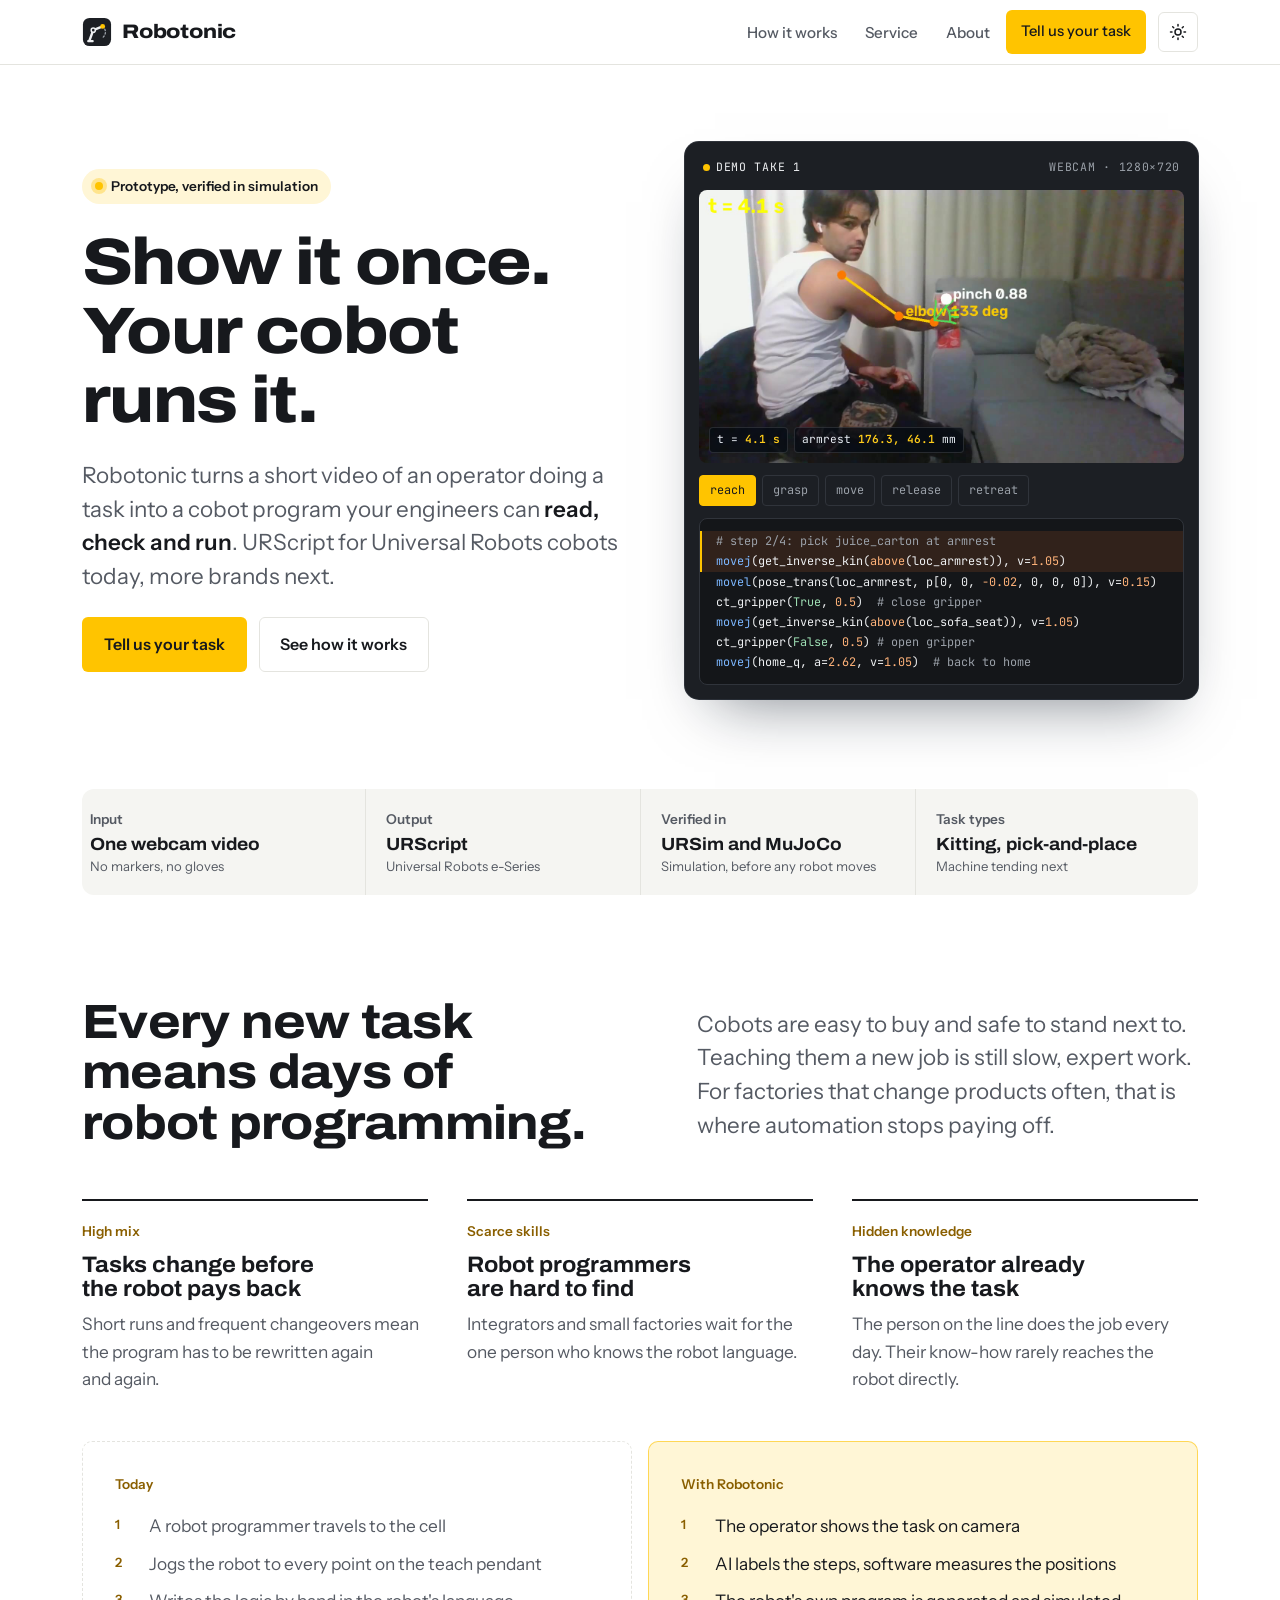
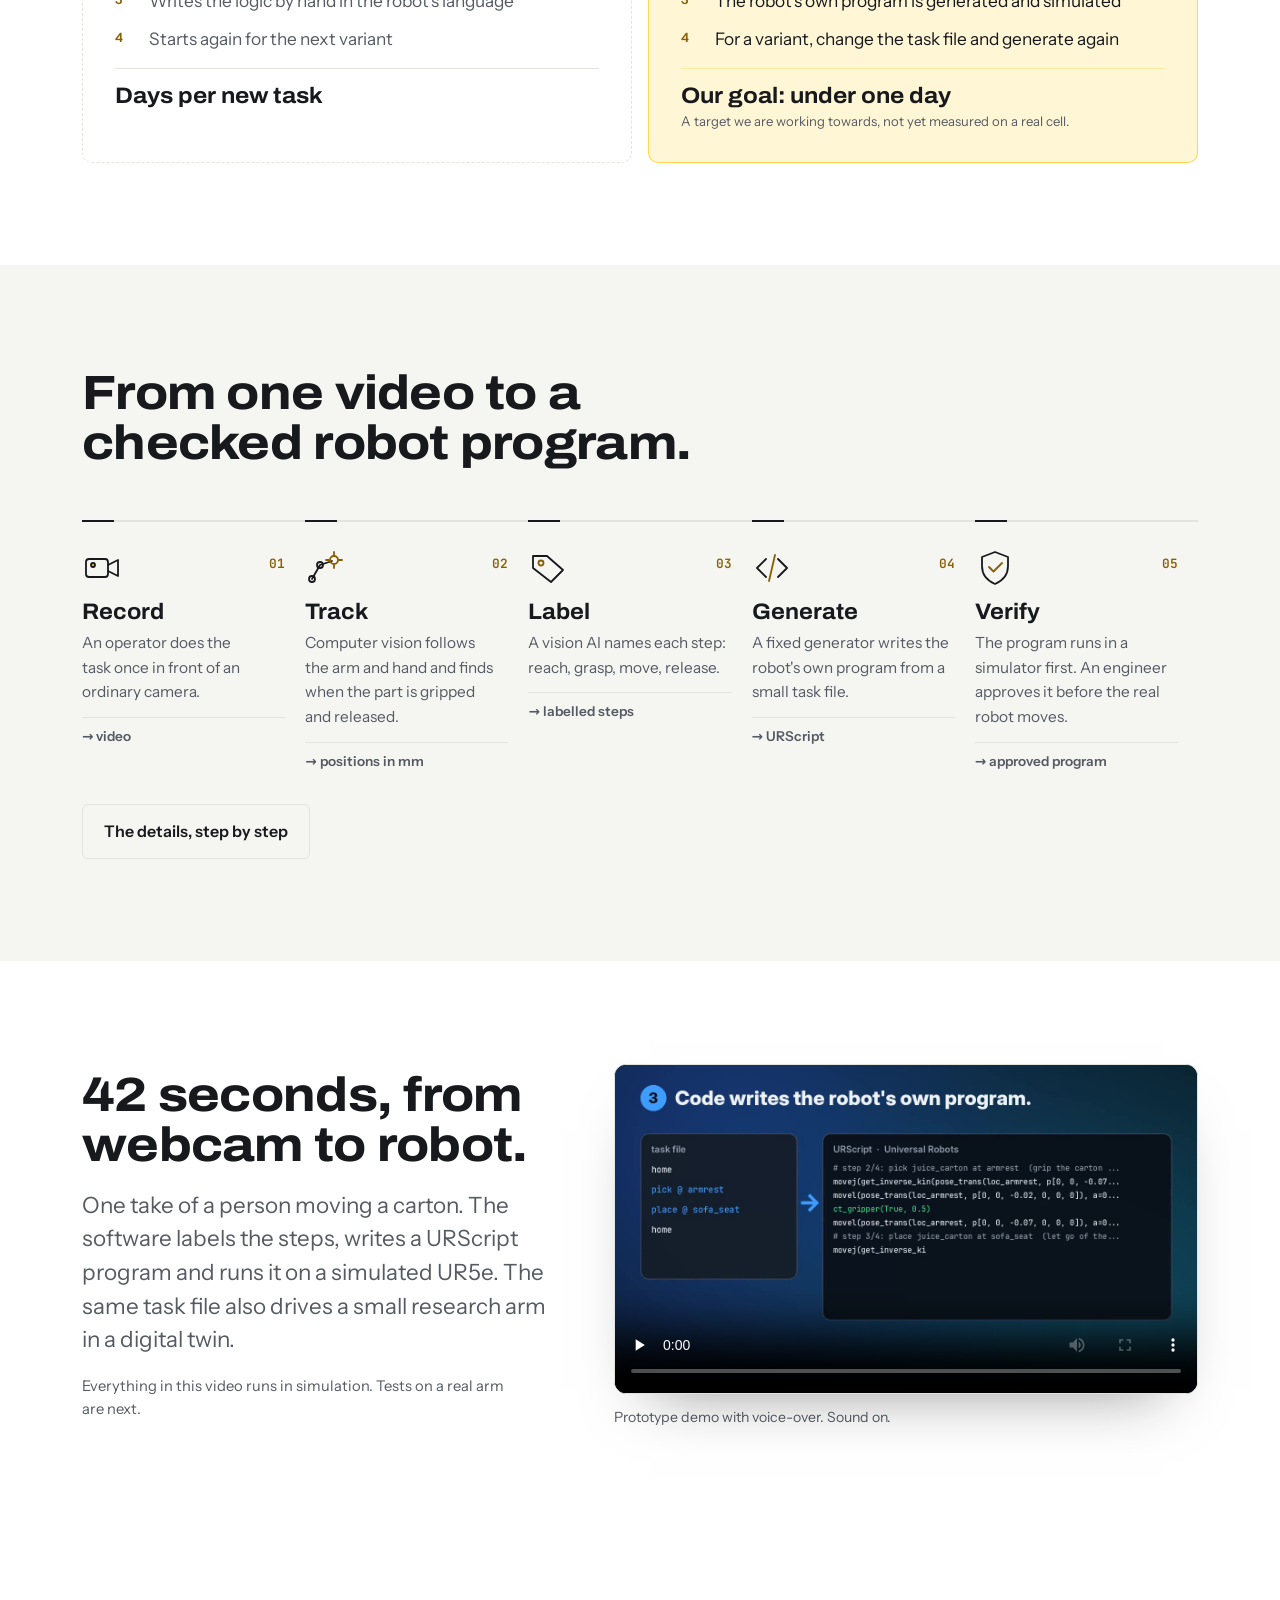
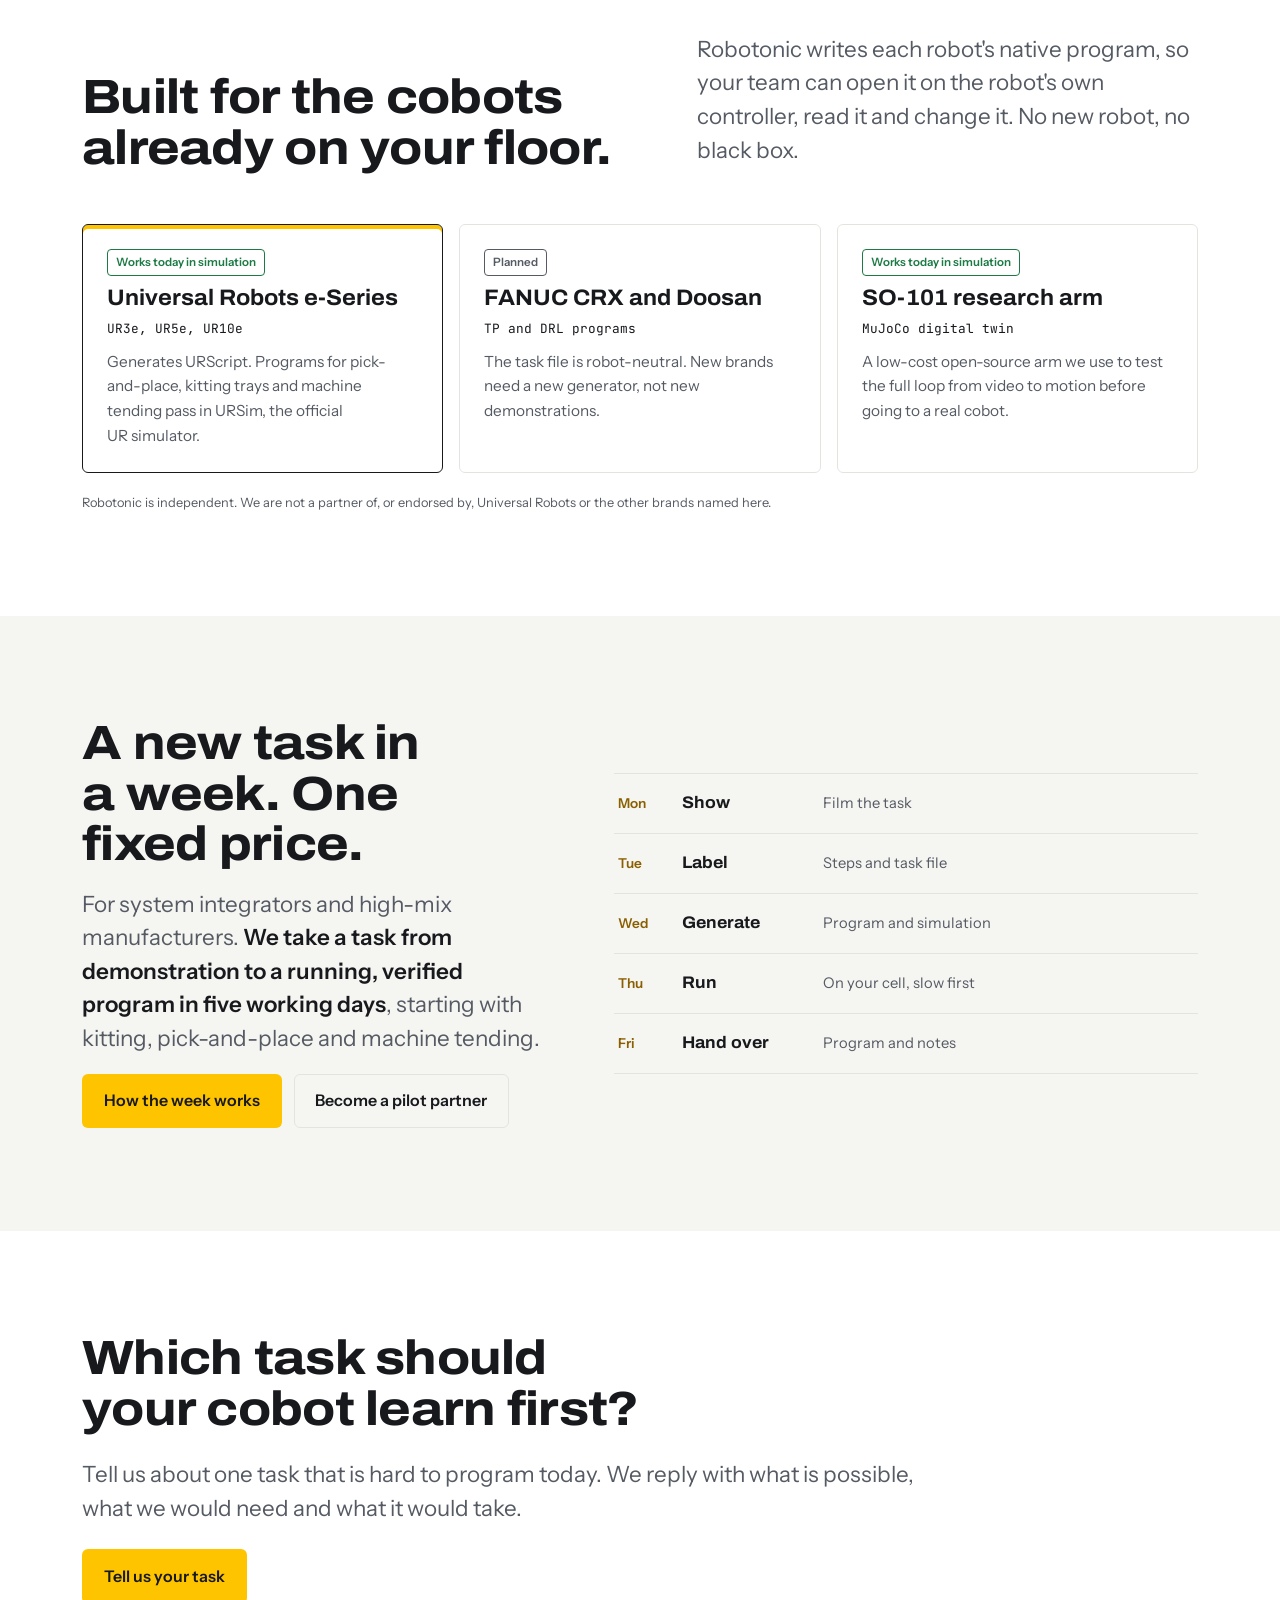
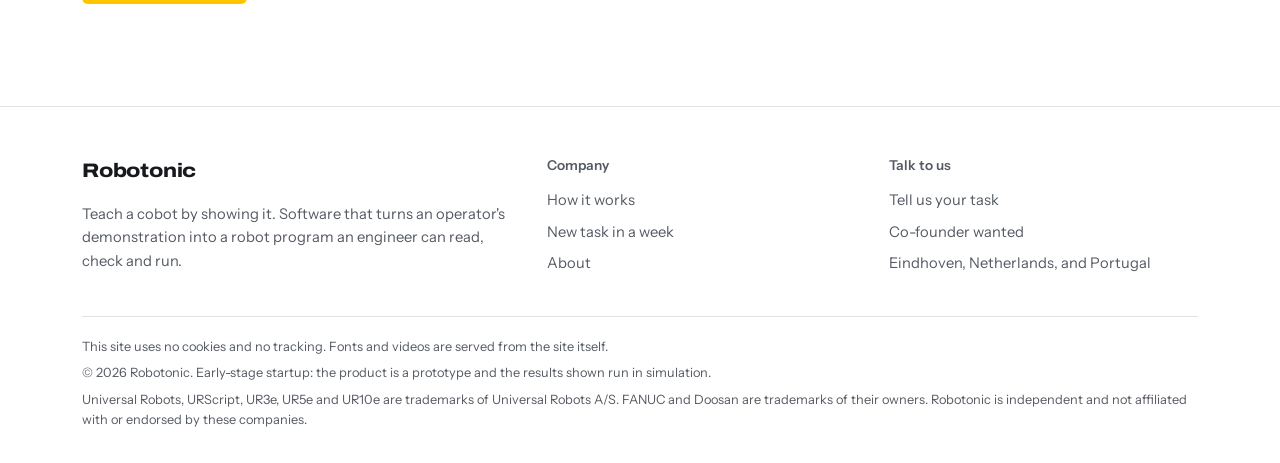
<file: website/index.html>
<!doctype html>
<html lang="en">
<head>
  <meta charset="utf-8">
  <meta name="viewport" content="width=device-width, initial-scale=1, viewport-fit=cover">
  <title>Robotonic | Teach a cobot by showing it</title>
  <meta name="claude:viewport-fit-sides" content="cover">
  <meta name="description" content="Robotonic turns a video of an operator doing a task into a verified cobot program. URScript for Universal Robots cobots today.">
  <meta property="og:title" content="Robotonic | Teach a cobot by showing it">
  <meta property="og:description" content="Robotonic turns a video of an operator doing a task into a verified cobot program. URScript for Universal Robots cobots today.">
  <meta property="og:type" content="website">
  <meta name="twitter:card" content="summary_large_image">
  <meta property="og:image" content="assets/img/poster-ad.jpg">
  <meta name="theme-color" content="#ffffff">
  
  <link rel="icon" href="assets/img/mark.svg" type="image/svg+xml">
  <link rel="preload" href="assets/fonts/archivo-latin-standard-normal.woff2" as="font" type="font/woff2" crossorigin>
  <link rel="preload" href="assets/fonts/instrument-sans-latin-wght-normal.woff2" as="font" type="font/woff2" crossorigin>
  <link rel="stylesheet" href="assets/style.css">
  <script>try{var t=localStorage.getItem("theme");if(t==="light"||t==="dark")document.documentElement.setAttribute("data-theme",t)}catch(e){}</script>
  <script type="application/ld+json">{"@context":"https://schema.org","@type":"Organization","name":"Robotonic","description":"Software that turns an operator's demonstration into a verified cobot program.","address":{"@type":"PostalAddress","addressLocality":"Eindhoven","addressCountry":"NL"}}</script>
</head>
<body>
  <a class="skip" href="#main">Skip to content</a>
  <header class="site-header">
    <div class="wrap nav">
      <a class="brand" href="index.html" aria-label="Robotonic home">
        <svg viewBox="0 0 32 32" aria-hidden="true">
          <rect x="1" y="1" width="30" height="30" rx="7" fill="var(--pendant)"/>
          <path d="M8 25 L12 14 L22 10" fill="none" stroke="var(--pendant-ink)" stroke-width="2.6" stroke-linecap="round" stroke-linejoin="round"/>
          <path d="M22 10 C26 13 26 19 22 22" fill="none" stroke="var(--pendant-dim)" stroke-width="1.4" stroke-dasharray="1.6 2.2" stroke-linecap="round"/>
          <circle cx="12" cy="14" r="2.2" fill="var(--pendant)" stroke="var(--pendant-ink)" stroke-width="1.6"/>
          <circle cx="22" cy="10" r="2.6" fill="var(--signal)"/>
          <rect x="5.5" y="24.5" width="7" height="2.4" rx="1" fill="var(--pendant-ink)"/>
        </svg>
        <span class="brand-name">Robotonic</span>
      </a>
      <nav aria-label="Main">
        <ul class="nav-links" id="nav-links">
          <li><a href="how-it-works.html">How it works</a></li>
          <li><a href="service.html">Service</a></li>
          <li><a href="about.html">About</a></li>
          <li><a class="btn btn-signal" href="contact.html">Tell us your task</a></li>
        </ul>
      </nav>
      <div class="nav-tools">
        <button class="theme-toggle" type="button" id="theme-toggle" aria-label="Switch between light and dark theme">
          <svg class="sun" viewBox="0 0 24 24" fill="none" stroke="currentColor" stroke-width="2" stroke-linecap="round" aria-hidden="true"><circle cx="12" cy="12" r="4"/><path d="M12 2v2M12 20v2M2 12h2M20 12h2M4.9 4.9l1.4 1.4M17.7 17.7l1.4 1.4M4.9 19.1l1.4-1.4M17.7 6.3l1.4-1.4"/></svg>
          <svg class="moon" viewBox="0 0 24 24" fill="none" stroke="currentColor" stroke-width="2" stroke-linecap="round" stroke-linejoin="round" aria-hidden="true"><path d="M20 14.5A8 8 0 0 1 9.5 4a8 8 0 1 0 10.5 10.5z"/></svg>
        </button>
        <button class="nav-toggle" type="button" aria-expanded="false" aria-controls="nav-links">Menu</button>
      </div>
    </div>
  </header>

  <main id="main">
    <section class="hero">
      <div class="wrap hero-grid">
        <div class="hero-copy">
          <span class="status-pill"><span class="dot"></span>Prototype, verified in simulation</span>
          <h1>Show it once.<br>Your cobot runs it.</h1>
          <p class="lead">Robotonic turns a short video of an operator doing a task into a cobot program your engineers can <strong>read, check and run</strong>. URScript for Universal Robots cobots today, more brands next.</p>
          <div class="hero-actions">
            <a class="btn btn-signal" href="contact.html">Tell us your task</a>
            <a class="btn btn-ghost" href="how-it-works.html">See how it works</a>
          </div>
        </div>

        <figure class="pendant" data-pendant aria-label="Demonstration: a video of a person moving a carton becomes labelled steps and then a URScript program" style="margin:0">
          <div class="pendant-bar"><span class="live">Demo take 1</span><span>webcam · 1280×720</span></div>
          <div class="pendant-view">
            <img src="assets/img/demo-tracked.jpg" alt="A person moves a juice carton. Arm tracking lines and a pinch marker are drawn over the video." width="1280" height="720">
            <div class="readout"><span data-readout>t = <b>4.1 s</b></span><span>armrest <b>176.3, 46.1</b> mm</span></div>
          </div>
          <div class="chips" aria-label="Steps the AI labelled">
            <span class="chip on">reach</span><span class="chip">grasp</span><span class="chip">move</span><span class="chip">release</span><span class="chip">retreat</span>
          </div>
<pre class="code" aria-label="Generated URScript excerpt"><span class="ln on" data-step="0"><span class="c"># step 2/4: pick juice_carton at armrest</span></span><span class="ln on" data-step="0"><span class="k">movej</span>(get_inverse_kin(<span class="n">above</span>(loc_armrest)), v=<span class="n">1.05</span>)</span><span class="ln" data-step="1"><span class="k">movel</span>(pose_trans(loc_armrest, p[0, 0, <span class="n">-0.02</span>, 0, 0, 0]), v=<span class="n">0.15</span>)</span><span class="ln" data-step="1">ct_gripper(<span class="s">True</span>, <span class="n">0.5</span>)  <span class="c"># close gripper</span></span><span class="ln" data-step="2"><span class="k">movej</span>(get_inverse_kin(<span class="n">above</span>(loc_sofa_seat)), v=<span class="n">1.05</span>)</span><span class="ln" data-step="3">ct_gripper(<span class="s">False</span>, <span class="n">0.5</span>) <span class="c"># open gripper</span></span><span class="ln" data-step="4"><span class="k">movej</span>(home_q, a=<span class="n">2.62</span>, v=<span class="n">1.05</span>)  <span class="c"># back to home</span></span></pre>
        </figure>
      </div>
    </section>

    <div class="wrap">
      <dl class="spec" aria-label="Prototype data sheet">
        <div><dt>Input</dt><dd>One webcam video<small>No markers, no gloves</small></dd></div>
        <div><dt>Output</dt><dd>URScript<small>Universal Robots e-Series</small></dd></div>
        <div><dt>Verified in</dt><dd>URSim and MuJoCo<small>Simulation, before any robot moves</small></dd></div>
        <div><dt>Task types</dt><dd>Kitting, pick-and-place<small>Machine tending next</small></dd></div>
      </dl>
    </div>

    <section class="section">
      <div class="wrap">
        <div class="section-head">
          <h2>Every new task means days of robot programming.</h2>
          <p class="lead">Cobots are easy to buy and safe to stand next to. Teaching them a new job is still slow, expert work. For factories that change products often, that is where automation stops paying off.</p>
        </div>
        <div class="cols-3">
          <div class="cell">
            <span class="tag">High mix</span>
            <h3>Tasks change before the robot pays back</h3>
            <p>Short runs and frequent changeovers mean the program has to be rewritten again and again.</p>
          </div>
          <div class="cell">
            <span class="tag">Scarce skills</span>
            <h3>Robot programmers are hard to find</h3>
            <p>Integrators and small factories wait for the one person who knows the robot language.</p>
          </div>
          <div class="cell">
            <span class="tag">Hidden knowledge</span>
            <h3>The operator already knows the task</h3>
            <p>The person on the line does the job every day. Their know-how rarely reaches the robot directly.</p>
          </div>
        </div>
<div class="compare">
          <div class="old">
            <span class="k">Today</span>
            <ol>
              <li>A robot programmer travels to the cell</li>
              <li>Jogs the robot to every point on the teach pendant</li>
              <li>Writes the logic by hand in the robot's language</li>
              <li>Starts again for the next variant</li>
            </ol>
            <p class="total">Days per new task</p>
          </div>
          <div class="new">
            <span class="k">With Robotonic</span>
            <ol>
              <li>The operator shows the task on camera</li>
              <li>AI labels the steps, software measures the positions</li>
              <li>The robot's own program is generated and simulated</li>
              <li>For a variant, change the task file and generate again</li>
            </ol>
            <p class="total">Our goal: under one day<small>A target we are working towards, not yet measured on a real cell.</small></p>
          </div>
        </div>
      </div>
    </section>

    <section class="section section-alt">
      <div class="wrap">
        <div class="section-head">
          <h2>From one video to a checked robot program.</h2>
        </div>
        <ol class="pipeline">
          <li><svg class="ico" viewBox="0 0 40 40" fill="none" stroke="currentColor" stroke-width="1.8" stroke-linecap="round" stroke-linejoin="round" aria-hidden="true"><rect x="4" y="11" width="22" height="18" rx="3"/><path d="M26 17l10-5v16l-10-5"/><circle class="hot" cx="11" cy="17" r="2" fill="var(--signal)"/></svg><h3>Record</h3><p>An operator does the task once in front of an ordinary camera.</p><span class="out">→ video</span></li>
          <li><svg class="ico" viewBox="0 0 40 40" fill="none" stroke="currentColor" stroke-width="1.8" stroke-linecap="round" stroke-linejoin="round" aria-hidden="true"><path d="M7 31l8-14 12-4"/><circle cx="7" cy="31" r="3"/><circle cx="15" cy="17" r="3"/><circle class="hot" cx="29" cy="12" r="4"/><path class="hot" d="M29 4v3M29 17v3M21 12h3M34 12h3"/></svg><h3>Track</h3><p>Computer vision follows the arm and hand and finds when the part is gripped and released.</p><span class="out">→ positions in mm</span></li>
          <li><svg class="ico" viewBox="0 0 40 40" fill="none" stroke="currentColor" stroke-width="1.8" stroke-linecap="round" stroke-linejoin="round" aria-hidden="true"><path d="M5 8h14l16 14-12 12L5 20z"/><circle class="hot" cx="13" cy="15" r="2.5"/></svg><h3>Label</h3><p>A vision AI names each step: reach, grasp, move, release.</p><span class="out">→ labelled steps</span></li>
          <li><svg class="ico" viewBox="0 0 40 40" fill="none" stroke="currentColor" stroke-width="1.8" stroke-linecap="round" stroke-linejoin="round" aria-hidden="true"><path d="M14 11L5 20l9 9M26 11l9 9-9 9"/><path class="hot" d="M23 7l-6 26"/></svg><h3>Generate</h3><p>A fixed generator writes the robot's own program from a small task file.</p><span class="out">→ URScript</span></li>
          <li><svg class="ico" viewBox="0 0 40 40" fill="none" stroke="currentColor" stroke-width="1.8" stroke-linecap="round" stroke-linejoin="round" aria-hidden="true"><path d="M20 4l13 5v9c0 9-6 15-13 18C13 33 7 27 7 18V9z"/><path class="hot" d="M14 19l4.5 4.5L27 15"/></svg><h3>Verify</h3><p>The program runs in a simulator first. An engineer approves it before the real robot moves.</p><span class="out">→ approved program</span></li>
        </ol>
        <p style="margin-top:32px"><a class="btn btn-ghost" href="how-it-works.html">The details, step by step</a></p>
      </div>
    </section>

    <section class="section">
      <div class="wrap split">
        <div class="stack">
          <h2>42 seconds, from webcam to robot.</h2>
          <p class="lead">One take of a person moving a carton. The software labels the steps, writes a URScript program and runs it on a simulated UR5e. The same task file also drives a small research arm in a digital twin.</p>
          <p class="muted" style="font-size:.92rem">Everything in this video runs in simulation. Tests on a real arm are next.</p>
        </div>
        <div>
          <div class="media-frame">
            <video controls preload="none" playsinline poster="assets/img/poster-ad.jpg" width="1280" height="720">
              <source src="assets/video/robotonic-ad.mp4" type="video/mp4">
            </video>
          </div>
          <p class="caption">Prototype demo with voice-over. Sound on.</p>
        </div>
      </div>
    </section>

    <section class="section">
      <div class="wrap">
        <div class="section-head">
          <h2>Built for the cobots already on your floor.</h2>
          <p class="lead">Robotonic writes each robot's native program, so your team can open it on the robot's own controller, read it and change it. No new robot, no black box.</p>
        </div>
        <div class="robots">
          <div class="robot primary">
            <span class="state ok">Works today in simulation</span>
            <h3>Universal Robots e-Series</h3>
            <p class="models">UR3e, UR5e, UR10e</p>
            <p>Generates URScript. Programs for pick-and-place, kitting trays and machine tending pass in URSim, the official UR simulator.</p>
          </div>
          <div class="robot">
            <span class="state next">Planned</span>
            <h3>FANUC CRX and Doosan</h3>
            <p class="models">TP and DRL programs</p>
            <p>The task file is robot-neutral. New brands need a new generator, not new demonstrations.</p>
          </div>
          <div class="robot">
            <span class="state ok">Works today in simulation</span>
            <h3>SO-101 research arm</h3>
            <p class="models">MuJoCo digital twin</p>
            <p>A low-cost open-source arm we use to test the full loop from video to motion before going to a real cobot.</p>
          </div>
        </div>
        <p class="fineprint">Robotonic is independent. We are not a partner of, or endorsed by, Universal Robots or the other brands named here.</p>
      </div>
    </section>

    <section class="section band">
      <div class="wrap">
        <div class="split">
          <div class="stack">
            <h2>A new task in a week. One fixed price.</h2>
            <p class="lead">For system integrators and high-mix manufacturers. <strong>We take a task from demonstration to a running, verified program in five working days</strong>, starting with kitting, pick-and-place and machine tending.</p>
            <div class="hero-actions">
              <a class="btn btn-signal" href="service.html">How the week works</a>
              <a class="btn btn-ghost" href="contact.html">Become a pilot partner</a>
            </div>
          </div>
          <div class="week">
            <div class="day"><span class="d">Mon</span><b>Show</b><span>Film the task</span></div>
            <div class="day"><span class="d">Tue</span><b>Label</b><span>Steps and task file</span></div>
            <div class="day"><span class="d">Wed</span><b>Generate</b><span>Program and simulation</span></div>
            <div class="day"><span class="d">Thu</span><b>Run</b><span>On your cell, slow first</span></div>
            <div class="day"><span class="d">Fri</span><b>Hand over</b><span>Program and notes</span></div>
          </div>
        </div>
      </div>
    </section>

    <section class="section">
      <div class="wrap cta">
        <h2>Which task should your cobot learn first?</h2>
        <p class="lead">Tell us about one task that is hard to program today. We reply with what is possible, what we would need and what it would take.</p>
        <a class="btn btn-signal" href="contact.html">Tell us your task</a>
      </div>
    </section>

  </main>

  <footer class="site-footer">
    <div class="wrap">
      <div class="footer-grid">
        <div style="display:grid;gap:14px">
          <span class="brand-name">Robotonic</span>
          <p>Teach a cobot by showing it. Software that turns an operator's demonstration into a robot program an engineer can read, check and run.</p>
        </div>
        <div>
          <h4>Company</h4>
          <ul>
            <li><a href="how-it-works.html">How it works</a></li>
            <li><a href="service.html">New task in a week</a></li>
            <li><a href="about.html">About</a></li>
          </ul>
        </div>
        <div>
          <h4>Talk to us</h4>
          <ul>
            <li><a href="contact.html">Tell us your task</a></li>
            <li><a href="about.html#cofounder">Co-founder wanted</a></li>
            <li><span class="muted">Eindhoven, Netherlands, and Portugal</span></li>
          </ul>
        </div>
      </div>
      <div class="legal">
        <span>This site uses no cookies and no tracking. Fonts and videos are served from the site itself.</span>
        <span>© <span data-year>2026</span> Robotonic. Early-stage startup: the product is a prototype and the results shown run in simulation.</span>
        <span>Universal Robots, URScript, UR3e, UR5e and UR10e are trademarks of Universal Robots A/S. FANUC and Doosan are trademarks of their owners. Robotonic is independent and not affiliated with or endorsed by these companies.</span>
      </div>
    </div>
  </footer>
  <script src="assets/main.js"></script>
</body>
</html>
</file>
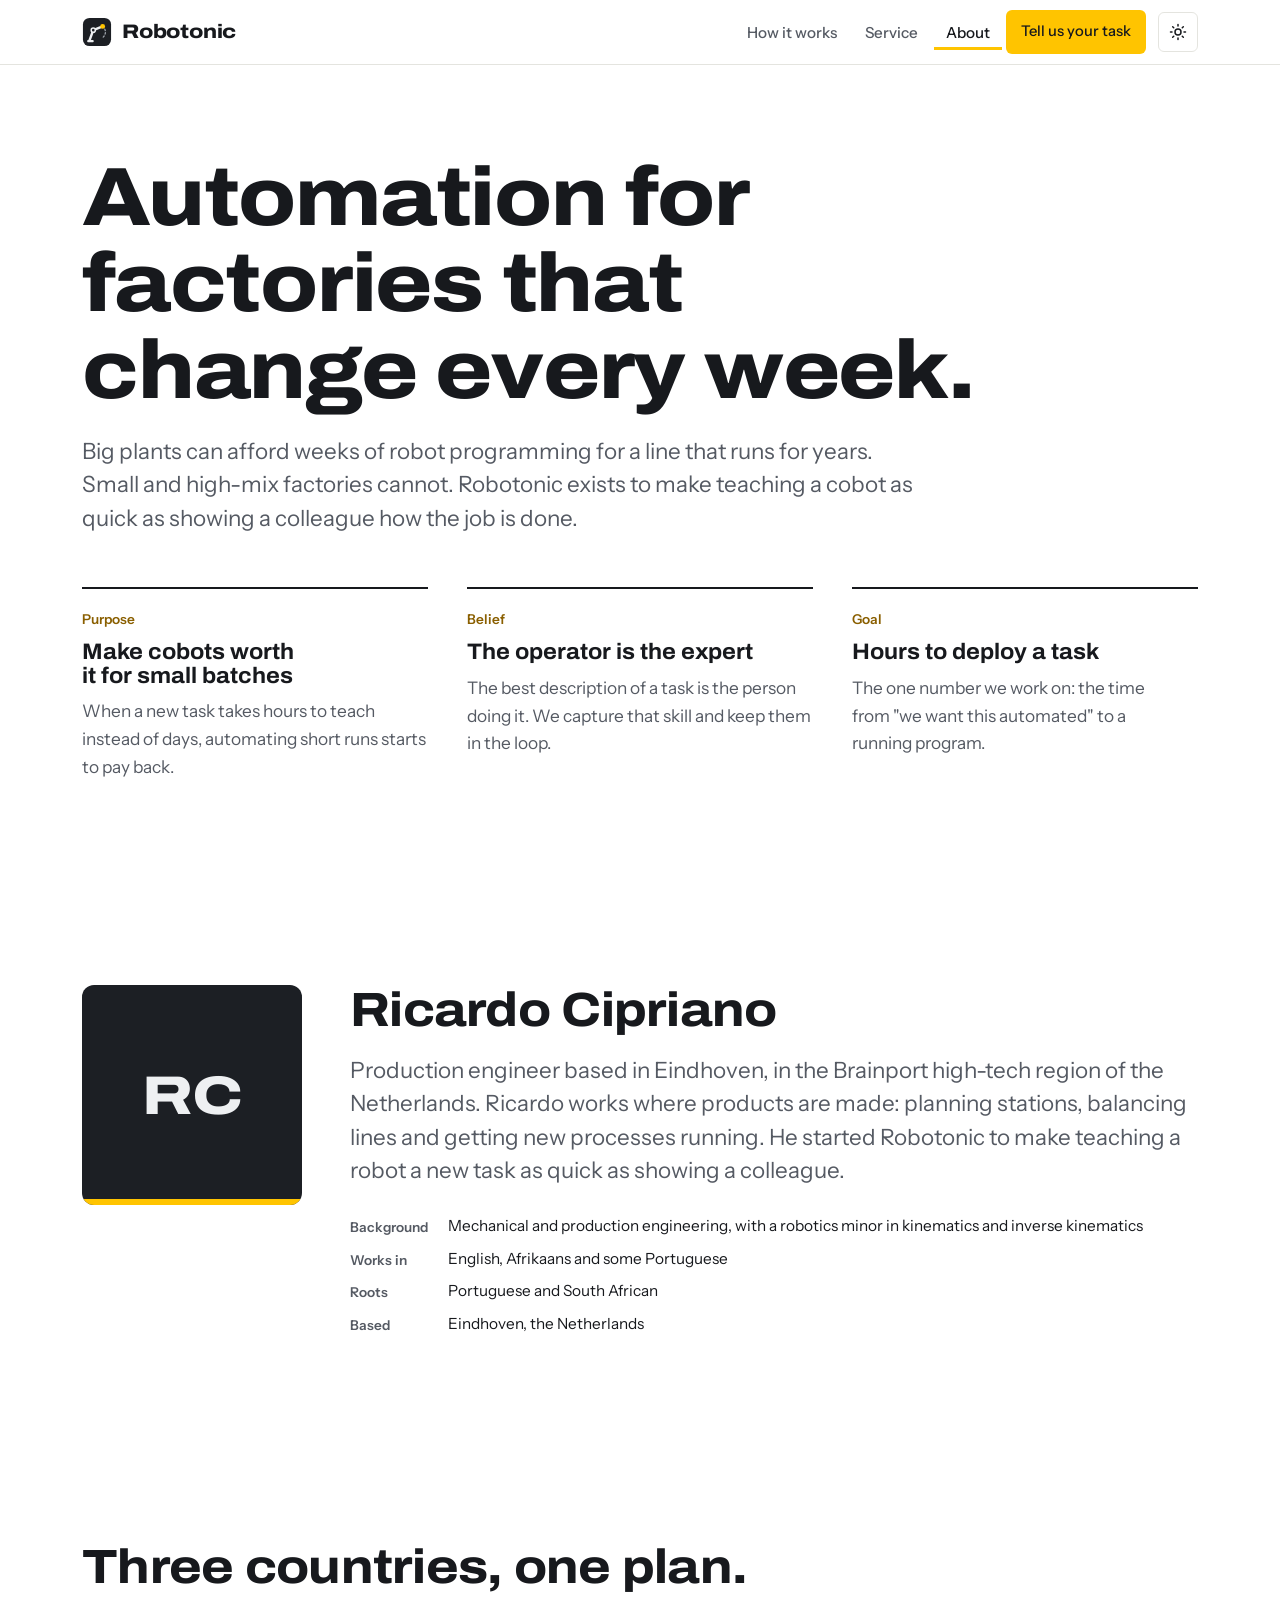
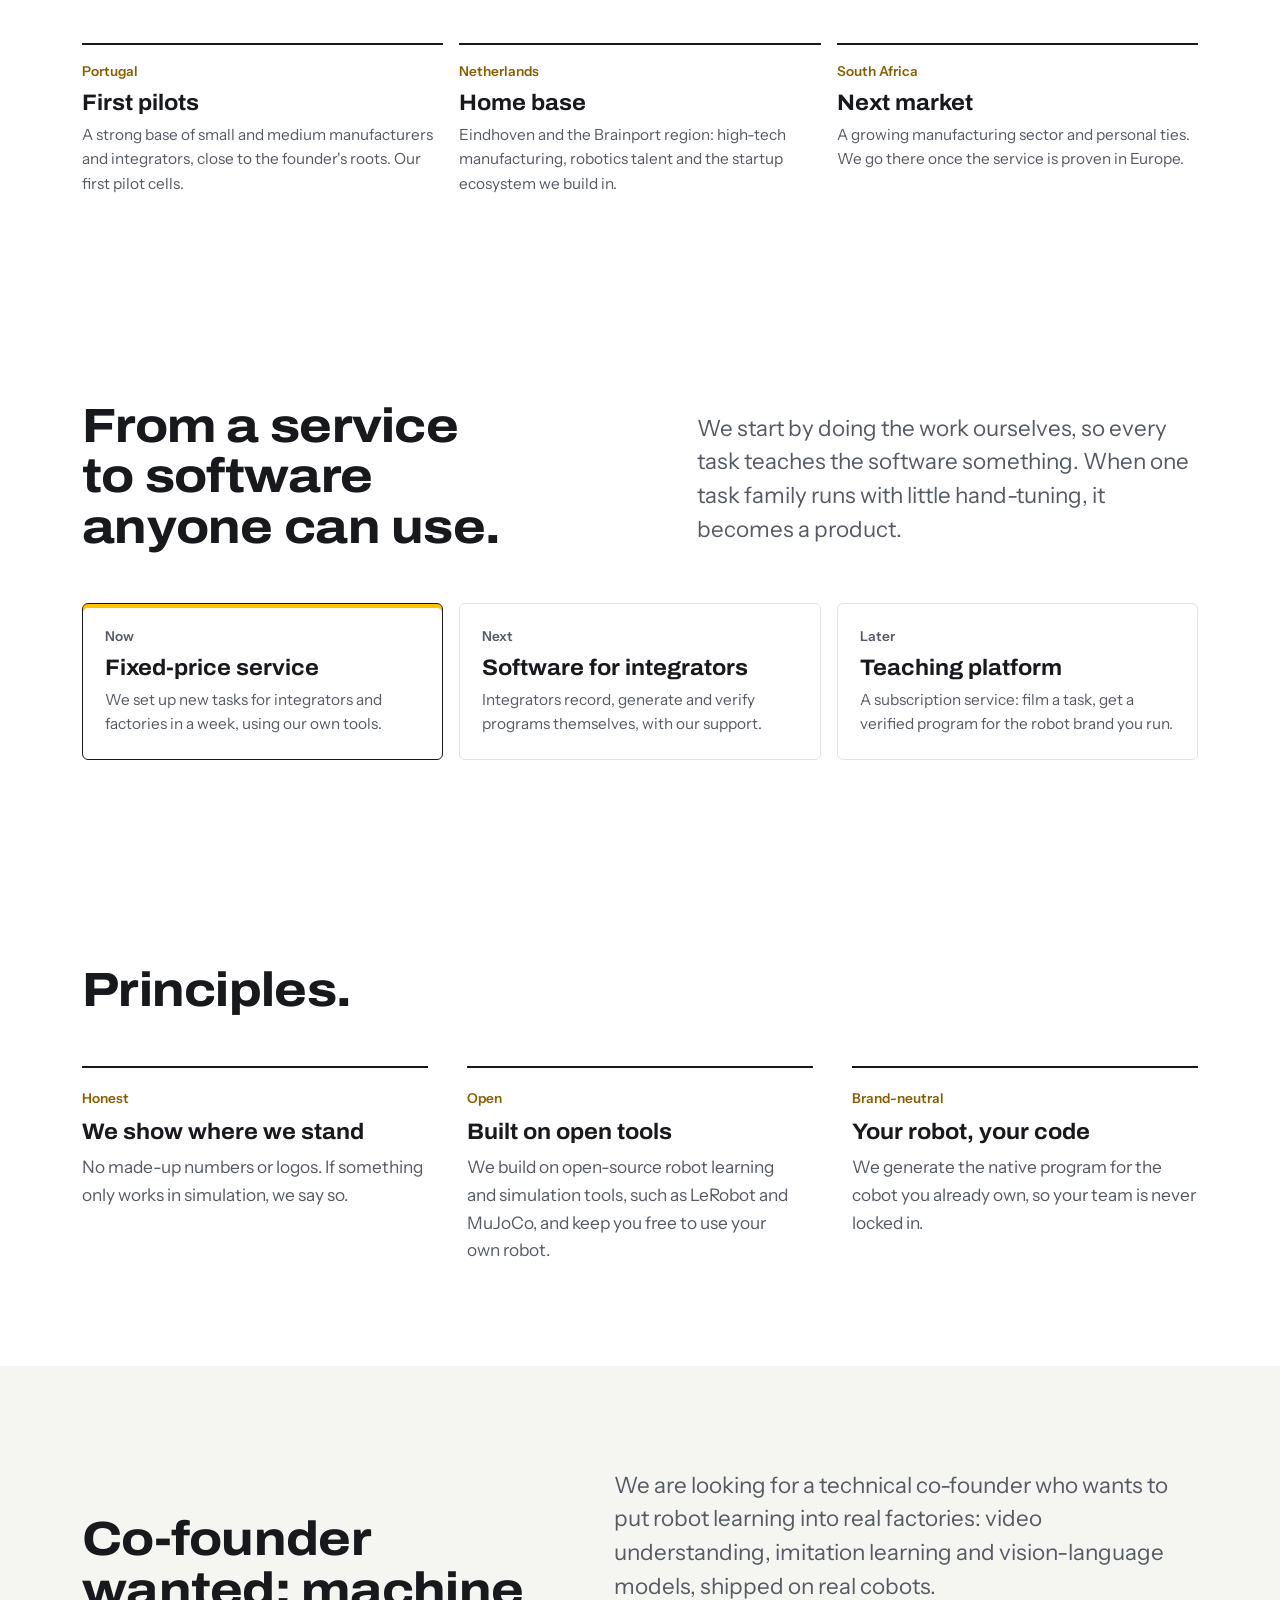
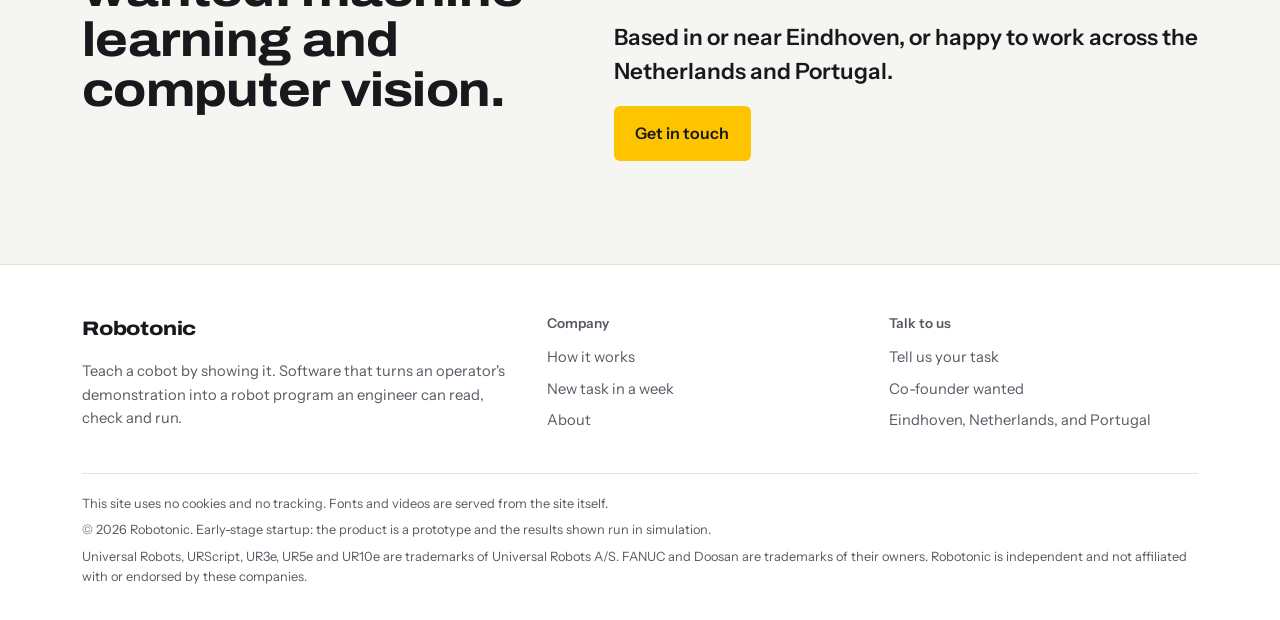
<file: website/about.html>
<!doctype html>
<html lang="en">
<head>
  <meta charset="utf-8">
  <meta name="viewport" content="width=device-width, initial-scale=1, viewport-fit=cover">
  <title>About | Robotonic</title>
  <meta name="claude:viewport-fit-sides" content="cover">
  <meta name="description" content="Why Robotonic exists, who is behind it and where it is going.">
  <meta property="og:title" content="About | Robotonic">
  <meta property="og:description" content="Why Robotonic exists, who is behind it and where it is going.">
  <meta property="og:type" content="website">
  <meta name="twitter:card" content="summary_large_image">
  <meta property="og:image" content="assets/img/poster-ad.jpg">
  <meta name="theme-color" content="#ffffff">
  
  <link rel="icon" href="assets/img/mark.svg" type="image/svg+xml">
  <link rel="preload" href="assets/fonts/archivo-latin-standard-normal.woff2" as="font" type="font/woff2" crossorigin>
  <link rel="preload" href="assets/fonts/instrument-sans-latin-wght-normal.woff2" as="font" type="font/woff2" crossorigin>
  <link rel="stylesheet" href="assets/style.css">
  <script>try{var t=localStorage.getItem("theme");if(t==="light"||t==="dark")document.documentElement.setAttribute("data-theme",t)}catch(e){}</script>
  <script type="application/ld+json">{"@context":"https://schema.org","@type":"Organization","name":"Robotonic","description":"Software that turns an operator's demonstration into a verified cobot program.","address":{"@type":"PostalAddress","addressLocality":"Eindhoven","addressCountry":"NL"}}</script>
</head>
<body>
  <a class="skip" href="#main">Skip to content</a>
  <header class="site-header">
    <div class="wrap nav">
      <a class="brand" href="index.html" aria-label="Robotonic home">
        <svg viewBox="0 0 32 32" aria-hidden="true">
          <rect x="1" y="1" width="30" height="30" rx="7" fill="var(--pendant)"/>
          <path d="M8 25 L12 14 L22 10" fill="none" stroke="var(--pendant-ink)" stroke-width="2.6" stroke-linecap="round" stroke-linejoin="round"/>
          <path d="M22 10 C26 13 26 19 22 22" fill="none" stroke="var(--pendant-dim)" stroke-width="1.4" stroke-dasharray="1.6 2.2" stroke-linecap="round"/>
          <circle cx="12" cy="14" r="2.2" fill="var(--pendant)" stroke="var(--pendant-ink)" stroke-width="1.6"/>
          <circle cx="22" cy="10" r="2.6" fill="var(--signal)"/>
          <rect x="5.5" y="24.5" width="7" height="2.4" rx="1" fill="var(--pendant-ink)"/>
        </svg>
        <span class="brand-name">Robotonic</span>
      </a>
      <nav aria-label="Main">
        <ul class="nav-links" id="nav-links">
          <li><a href="how-it-works.html">How it works</a></li>
          <li><a href="service.html">Service</a></li>
          <li><a href="about.html" aria-current="page">About</a></li>
          <li><a class="btn btn-signal" href="contact.html">Tell us your task</a></li>
        </ul>
      </nav>
      <div class="nav-tools">
        <button class="theme-toggle" type="button" id="theme-toggle" aria-label="Switch between light and dark theme">
          <svg class="sun" viewBox="0 0 24 24" fill="none" stroke="currentColor" stroke-width="2" stroke-linecap="round" aria-hidden="true"><circle cx="12" cy="12" r="4"/><path d="M12 2v2M12 20v2M2 12h2M20 12h2M4.9 4.9l1.4 1.4M17.7 17.7l1.4 1.4M4.9 19.1l1.4-1.4M17.7 6.3l1.4-1.4"/></svg>
          <svg class="moon" viewBox="0 0 24 24" fill="none" stroke="currentColor" stroke-width="2" stroke-linecap="round" stroke-linejoin="round" aria-hidden="true"><path d="M20 14.5A8 8 0 0 1 9.5 4a8 8 0 1 0 10.5 10.5z"/></svg>
        </button>
        <button class="nav-toggle" type="button" aria-expanded="false" aria-controls="nav-links">Menu</button>
      </div>
    </div>
  </header>

  <main id="main">
    <section class="page-hero">
      <div class="wrap">
        <h1>Automation for factories that change every week.</h1>
        <p class="lead">Big plants can afford weeks of robot programming for a line that runs for years. Small and high-mix factories cannot. Robotonic exists to make teaching a cobot as quick as showing a colleague how the job is done.</p>
      </div>
    </section>

    <section class="section" style="padding-top:0">
      <div class="wrap">
        <div class="cols-3">
          <div class="cell"><span class="tag">Purpose</span><h3>Make cobots worth it for small batches</h3><p>When a new task takes hours to teach instead of days, automating short runs starts to pay back.</p></div>
          <div class="cell"><span class="tag">Belief</span><h3>The operator is the expert</h3><p>The best description of a task is the person doing it. We capture that skill and keep them in the loop.</p></div>
          <div class="cell"><span class="tag">Goal</span><h3>Hours to deploy a task</h3><p>The one number we work on: the time from "we want this automated" to a running program.</p></div>
        </div>
      </div>
    </section>

    <section class="section">
      <div class="wrap founder">
        <div class="monogram" aria-hidden="true">RC</div>
        <div class="stack">
          <h2>Ricardo Cipriano</h2>
          <p class="lead">Production engineer based in Eindhoven, in the Brainport high-tech region of the Netherlands. Ricardo works where products are made: planning stations, balancing lines and getting new processes running. He started Robotonic to make teaching a robot a new task as quick as showing a colleague.</p>
          <dl class="facts">
            <dt>Background</dt><dd>Mechanical and production engineering, with a robotics minor in kinematics and inverse kinematics</dd>
            <dt>Works in</dt><dd>English, Afrikaans and some Portuguese</dd>
            <dt>Roots</dt><dd>Portuguese and South African</dd>
            <dt>Based</dt><dd>Eindhoven, the Netherlands</dd>
          </dl>
        </div>
      </div>
    </section>

    <section class="section">
      <div class="wrap">
        <div class="section-head">
          <h2>Three countries, one plan.</h2>
        </div>
        <div class="markets">
          <div class="market"><span class="code-cc">Portugal</span><h3>First pilots</h3><p>A strong base of small and medium manufacturers and integrators, close to the founder's roots. Our first pilot cells.</p></div>
          <div class="market"><span class="code-cc">Netherlands</span><h3>Home base</h3><p>Eindhoven and the Brainport region: high-tech manufacturing, robotics talent and the startup ecosystem we build in.</p></div>
          <div class="market"><span class="code-cc">South Africa</span><h3>Next market</h3><p>A growing manufacturing sector and personal ties. We go there once the service is proven in Europe.</p></div>
        </div>
      </div>
    </section>

    <section class="section">
      <div class="wrap">
        <div class="section-head">
          <h2>From a service to software anyone can use.</h2>
          <p class="lead">We start by doing the work ourselves, so every task teaches the software something. When one task family runs with little hand-tuning, it becomes a product.</p>
        </div>
        <ol class="roadmap">
          <li class="now"><span class="when">Now</span><h3>Fixed-price service</h3><p>We set up new tasks for integrators and factories in a week, using our own tools.</p></li>
          <li><span class="when">Next</span><h3>Software for integrators</h3><p>Integrators record, generate and verify programs themselves, with our support.</p></li>
          <li><span class="when">Later</span><h3>Teaching platform</h3><p>A subscription service: film a task, get a verified program for the robot brand you run.</p></li>
        </ol>
      </div>
    </section>

    <section class="section">
      <div class="wrap">
        <div class="section-head">
          <h2>Principles.</h2>
        </div>
        <div class="cols-3">
          <div class="cell"><span class="tag">Honest</span><h3>We show where we stand</h3><p>No made-up numbers or logos. If something only works in simulation, we say so.</p></div>
          <div class="cell"><span class="tag">Open</span><h3>Built on open tools</h3><p>We build on open-source robot learning and simulation tools, such as LeRobot and MuJoCo, and keep you free to use your own robot.</p></div>
          <div class="cell"><span class="tag">Brand-neutral</span><h3>Your robot, your code</h3><p>We generate the native program for the cobot you already own, so your team is never locked in.</p></div>
        </div>
      </div>
    </section>

    <section class="section band" id="cofounder">
      <div class="wrap split">
        <div class="stack">
          <h2>Co-founder wanted: machine learning and computer vision.</h2>
        </div>
        <div class="stack">
          <p class="lead">We are looking for a technical co-founder who wants to put robot learning into real factories: video understanding, imitation learning and vision-language models, shipped on real cobots.</p>
          <p class="lead"><strong>Based in or near Eindhoven, or happy to work across the Netherlands and Portugal.</strong></p>
          <div class="hero-actions"><a class="btn btn-signal" href="contact.html">Get in touch</a></div>
        </div>
      </div>
    </section>

  </main>

  <footer class="site-footer">
    <div class="wrap">
      <div class="footer-grid">
        <div style="display:grid;gap:14px">
          <span class="brand-name">Robotonic</span>
          <p>Teach a cobot by showing it. Software that turns an operator's demonstration into a robot program an engineer can read, check and run.</p>
        </div>
        <div>
          <h4>Company</h4>
          <ul>
            <li><a href="how-it-works.html">How it works</a></li>
            <li><a href="service.html">New task in a week</a></li>
            <li><a href="about.html">About</a></li>
          </ul>
        </div>
        <div>
          <h4>Talk to us</h4>
          <ul>
            <li><a href="contact.html">Tell us your task</a></li>
            <li><a href="about.html#cofounder">Co-founder wanted</a></li>
            <li><span class="muted">Eindhoven, Netherlands, and Portugal</span></li>
          </ul>
        </div>
      </div>
      <div class="legal">
        <span>This site uses no cookies and no tracking. Fonts and videos are served from the site itself.</span>
        <span>© <span data-year>2026</span> Robotonic. Early-stage startup: the product is a prototype and the results shown run in simulation.</span>
        <span>Universal Robots, URScript, UR3e, UR5e and UR10e are trademarks of Universal Robots A/S. FANUC and Doosan are trademarks of their owners. Robotonic is independent and not affiliated with or endorsed by these companies.</span>
      </div>
    </div>
  </footer>
  <script src="assets/main.js"></script>
</body>
</html>
</file>
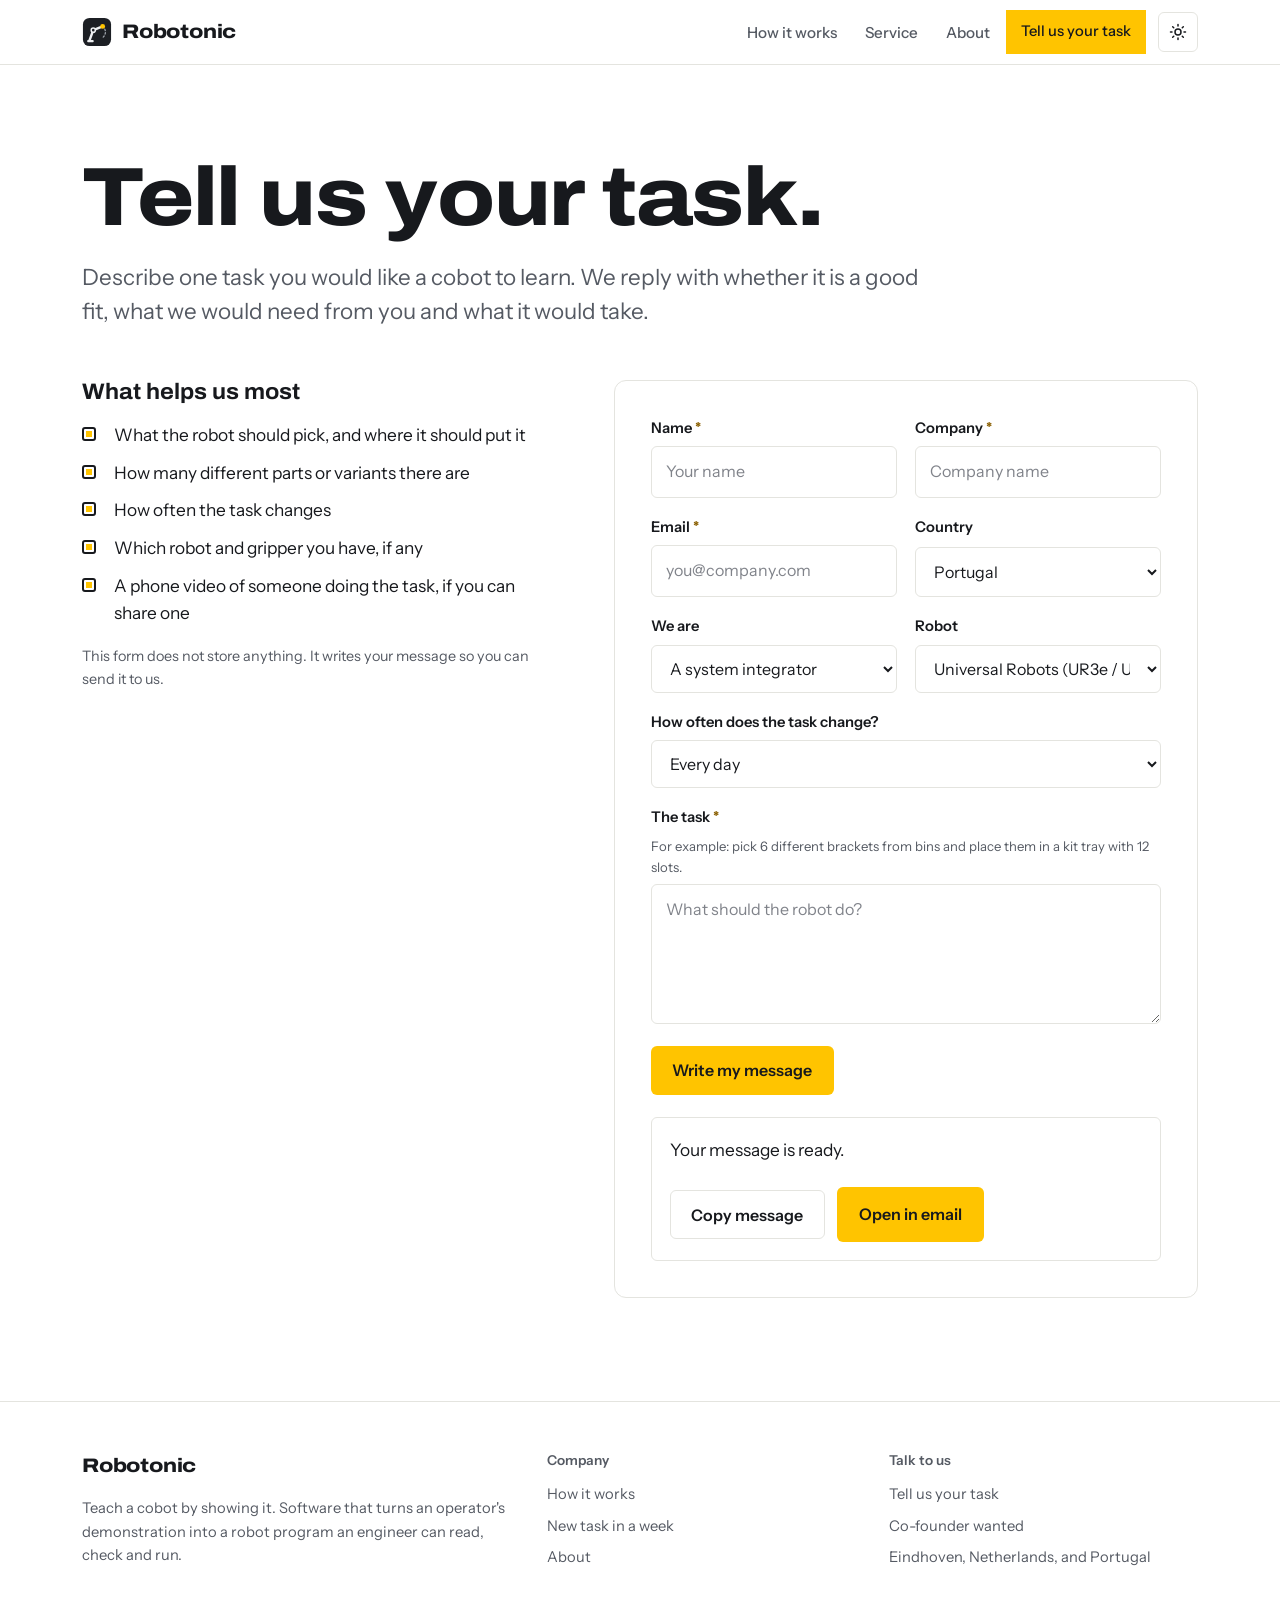
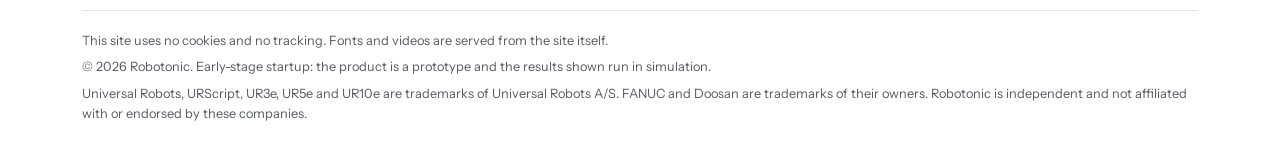
<file: website/contact.html>
<!doctype html>
<html lang="en">
<head>
  <meta charset="utf-8">
  <meta name="viewport" content="width=device-width, initial-scale=1, viewport-fit=cover">
  <title>Tell us your task | Robotonic</title>
  <meta name="claude:viewport-fit-sides" content="cover">
  <meta name="description" content="Describe a task you want a cobot to learn. We reply with what is possible and what it would take.">
  <meta property="og:title" content="Tell us your task | Robotonic">
  <meta property="og:description" content="Describe a task you want a cobot to learn. We reply with what is possible and what it would take.">
  <meta property="og:type" content="website">
  <meta name="twitter:card" content="summary_large_image">
  <meta property="og:image" content="assets/img/poster-ad.jpg">
  <meta name="theme-color" content="#ffffff">
  
  <link rel="icon" href="assets/img/mark.svg" type="image/svg+xml">
  <link rel="preload" href="assets/fonts/archivo-latin-standard-normal.woff2" as="font" type="font/woff2" crossorigin>
  <link rel="preload" href="assets/fonts/instrument-sans-latin-wght-normal.woff2" as="font" type="font/woff2" crossorigin>
  <link rel="stylesheet" href="assets/style.css">
  <script>try{var t=localStorage.getItem("theme");if(t==="light"||t==="dark")document.documentElement.setAttribute("data-theme",t)}catch(e){}</script>
  <script type="application/ld+json">{"@context":"https://schema.org","@type":"Organization","name":"Robotonic","description":"Software that turns an operator's demonstration into a verified cobot program.","address":{"@type":"PostalAddress","addressLocality":"Eindhoven","addressCountry":"NL"}}</script>
</head>
<body>
  <a class="skip" href="#main">Skip to content</a>
  <header class="site-header">
    <div class="wrap nav">
      <a class="brand" href="index.html" aria-label="Robotonic home">
        <svg viewBox="0 0 32 32" aria-hidden="true">
          <rect x="1" y="1" width="30" height="30" rx="7" fill="var(--pendant)"/>
          <path d="M8 25 L12 14 L22 10" fill="none" stroke="var(--pendant-ink)" stroke-width="2.6" stroke-linecap="round" stroke-linejoin="round"/>
          <path d="M22 10 C26 13 26 19 22 22" fill="none" stroke="var(--pendant-dim)" stroke-width="1.4" stroke-dasharray="1.6 2.2" stroke-linecap="round"/>
          <circle cx="12" cy="14" r="2.2" fill="var(--pendant)" stroke="var(--pendant-ink)" stroke-width="1.6"/>
          <circle cx="22" cy="10" r="2.6" fill="var(--signal)"/>
          <rect x="5.5" y="24.5" width="7" height="2.4" rx="1" fill="var(--pendant-ink)"/>
        </svg>
        <span class="brand-name">Robotonic</span>
      </a>
      <nav aria-label="Main">
        <ul class="nav-links" id="nav-links">
          <li><a href="how-it-works.html">How it works</a></li>
          <li><a href="service.html">Service</a></li>
          <li><a href="about.html">About</a></li>
          <li><a class="btn btn-signal" href="contact.html" aria-current="page">Tell us your task</a></li>
        </ul>
      </nav>
      <div class="nav-tools">
        <button class="theme-toggle" type="button" id="theme-toggle" aria-label="Switch between light and dark theme">
          <svg class="sun" viewBox="0 0 24 24" fill="none" stroke="currentColor" stroke-width="2" stroke-linecap="round" aria-hidden="true"><circle cx="12" cy="12" r="4"/><path d="M12 2v2M12 20v2M2 12h2M20 12h2M4.9 4.9l1.4 1.4M17.7 17.7l1.4 1.4M4.9 19.1l1.4-1.4M17.7 6.3l1.4-1.4"/></svg>
          <svg class="moon" viewBox="0 0 24 24" fill="none" stroke="currentColor" stroke-width="2" stroke-linecap="round" stroke-linejoin="round" aria-hidden="true"><path d="M20 14.5A8 8 0 0 1 9.5 4a8 8 0 1 0 10.5 10.5z"/></svg>
        </button>
        <button class="nav-toggle" type="button" aria-expanded="false" aria-controls="nav-links">Menu</button>
      </div>
    </div>
  </header>

  <main id="main">
    <section class="page-hero">
      <div class="wrap">
        <h1>Tell us your task.</h1>
        <p class="lead">Describe one task you would like a cobot to learn. We reply with whether it is a good fit, what we would need from you and what it would take.</p>
      </div>
    </section>

    <section class="section" style="padding-top:0">
      <div class="wrap split" style="align-items:start">
        <div class="stack">
          <h3>What helps us most</h3>
          <ul class="checklist">
            <li>What the robot should pick, and where it should put it</li>
            <li>How many different parts or variants there are</li>
            <li>How often the task changes</li>
            <li>Which robot and gripper you have, if any</li>
            <li>A phone video of someone doing the task, if you can share one</li>
          </ul>
          <p class="muted" style="font-size:.9rem">This form does not store anything. It writes your message so you can send it to us.</p>
        </div>

        <form class="form-card" id="task-form" novalidate>
          <div class="form-grid">
            <div class="field"><label for="f-name">Name <span class="req" aria-hidden="true">*</span></label><input id="f-name" name="name" autocomplete="name" required placeholder="Your name"></div>
            <div class="field"><label for="f-company">Company <span class="req" aria-hidden="true">*</span></label><input id="f-company" name="company" autocomplete="organization" required placeholder="Company name"></div>
            <div class="field"><label for="f-email">Email <span class="req" aria-hidden="true">*</span></label><input id="f-email" name="email" type="email" autocomplete="email" required placeholder="you@company.com"></div>
            <div class="field"><label for="f-country">Country</label>
              <select id="f-country" name="country">
                <option>Portugal</option><option>Netherlands</option><option>South Africa</option><option>Belgium</option><option>Germany</option><option>Spain</option><option>Other</option>
              </select>
            </div>
            <div class="field"><label for="f-role">We are</label>
              <select id="f-role" name="role">
                <option>A system integrator</option><option>A manufacturer</option><option>A robot distributor</option><option>Research or education</option><option>Something else</option>
              </select>
            </div>
            <div class="field"><label for="f-robot">Robot</label>
              <select id="f-robot" name="robot">
                <option>Universal Robots (UR3e / UR5e / UR10e)</option><option>Universal Robots (CB-series)</option><option>FANUC CRX</option><option>Doosan</option><option>Another brand</option><option>No robot yet</option>
              </select>
            </div>
            <div class="field full"><label for="f-change">How often does the task change?</label>
              <select id="f-change" name="change">
                <option>Every day</option><option>Every week</option><option>Every month</option><option>A few times a year</option><option>Rarely</option>
              </select>
            </div>
            <div class="field full">
              <label for="f-task">The task <span class="req" aria-hidden="true">*</span></label>
              <span class="hint">For example: pick 6 different brackets from bins and place them in a kit tray with 12 slots.</span>
              <textarea id="f-task" name="task" required placeholder="What should the robot do?"></textarea>
            </div>
          </div>
          <div class="form-actions">
            <button class="btn btn-signal" type="submit">Write my message</button>
          </div>
          <div class="result" id="task-result" hidden>
            <p id="task-note">Your message is ready.</p>
            <pre id="task-text"></pre>
            <div class="form-actions">
              <button class="btn btn-ghost" type="button" id="task-copy">Copy message</button>
              <a class="btn btn-signal" id="task-mail" href="#" hidden>Open in email</a>
            </div>
          </div>
        </form>
      </div>
    </section>

  </main>

  <footer class="site-footer">
    <div class="wrap">
      <div class="footer-grid">
        <div style="display:grid;gap:14px">
          <span class="brand-name">Robotonic</span>
          <p>Teach a cobot by showing it. Software that turns an operator's demonstration into a robot program an engineer can read, check and run.</p>
        </div>
        <div>
          <h4>Company</h4>
          <ul>
            <li><a href="how-it-works.html">How it works</a></li>
            <li><a href="service.html">New task in a week</a></li>
            <li><a href="about.html">About</a></li>
          </ul>
        </div>
        <div>
          <h4>Talk to us</h4>
          <ul>
            <li><a href="contact.html">Tell us your task</a></li>
            <li><a href="about.html#cofounder">Co-founder wanted</a></li>
            <li><span class="muted">Eindhoven, Netherlands, and Portugal</span></li>
          </ul>
        </div>
      </div>
      <div class="legal">
        <span>This site uses no cookies and no tracking. Fonts and videos are served from the site itself.</span>
        <span>© <span data-year>2026</span> Robotonic. Early-stage startup: the product is a prototype and the results shown run in simulation.</span>
        <span>Universal Robots, URScript, UR3e, UR5e and UR10e are trademarks of Universal Robots A/S. FANUC and Doosan are trademarks of their owners. Robotonic is independent and not affiliated with or endorsed by these companies.</span>
      </div>
    </div>
  </footer>
  <script src="assets/main.js"></script>
</body>
</html>
</file>
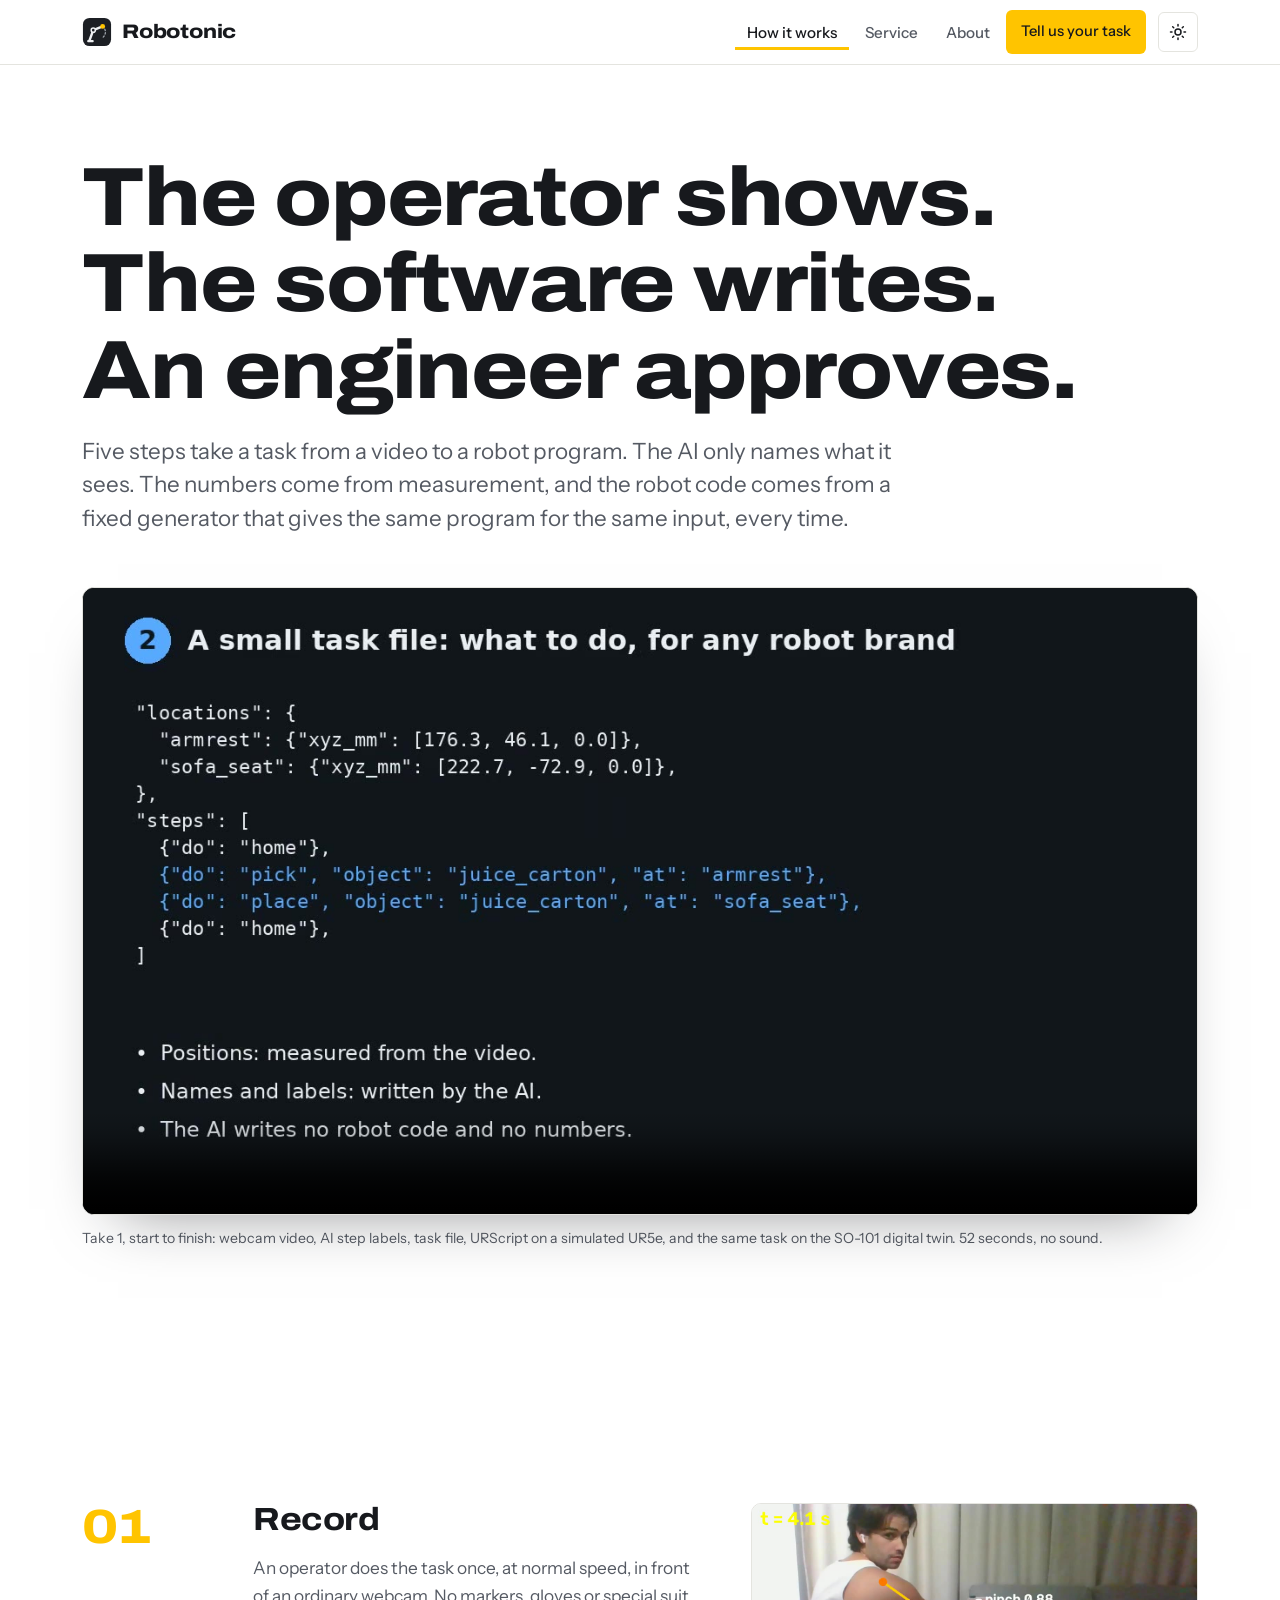
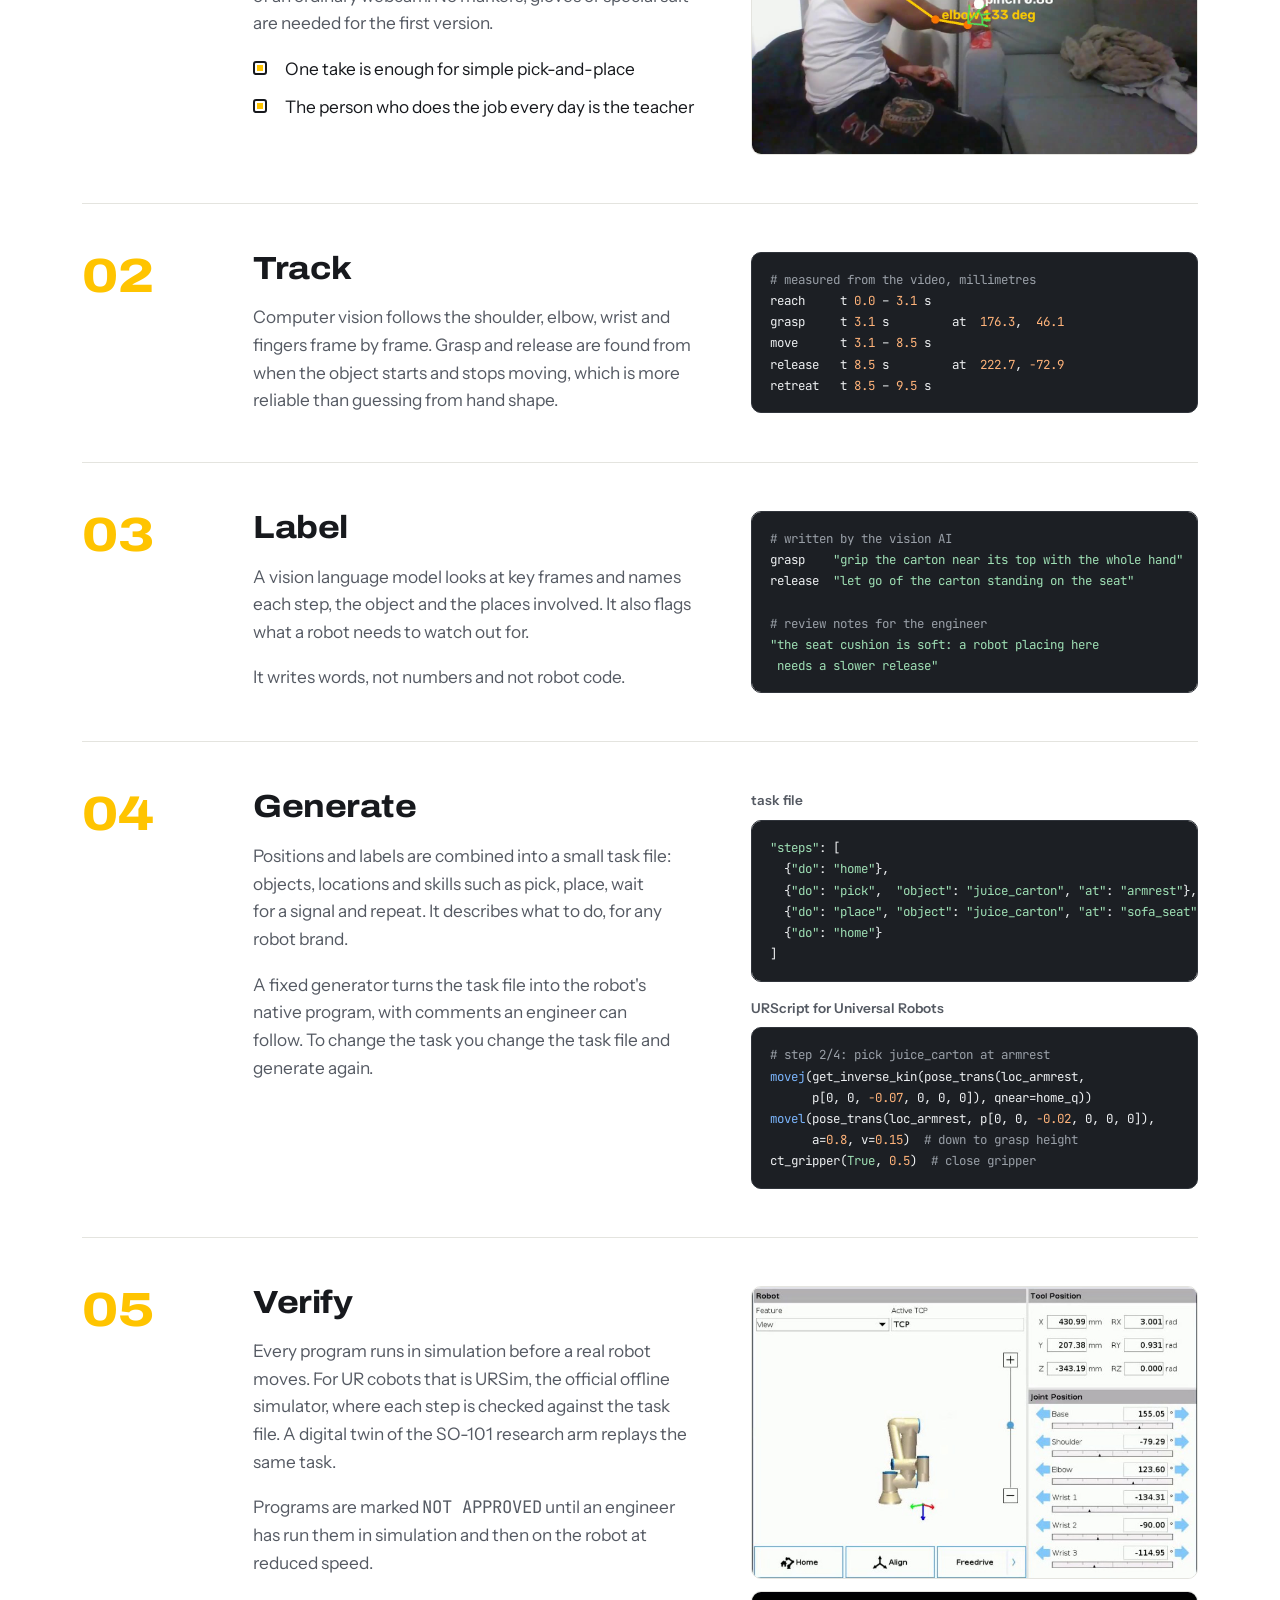
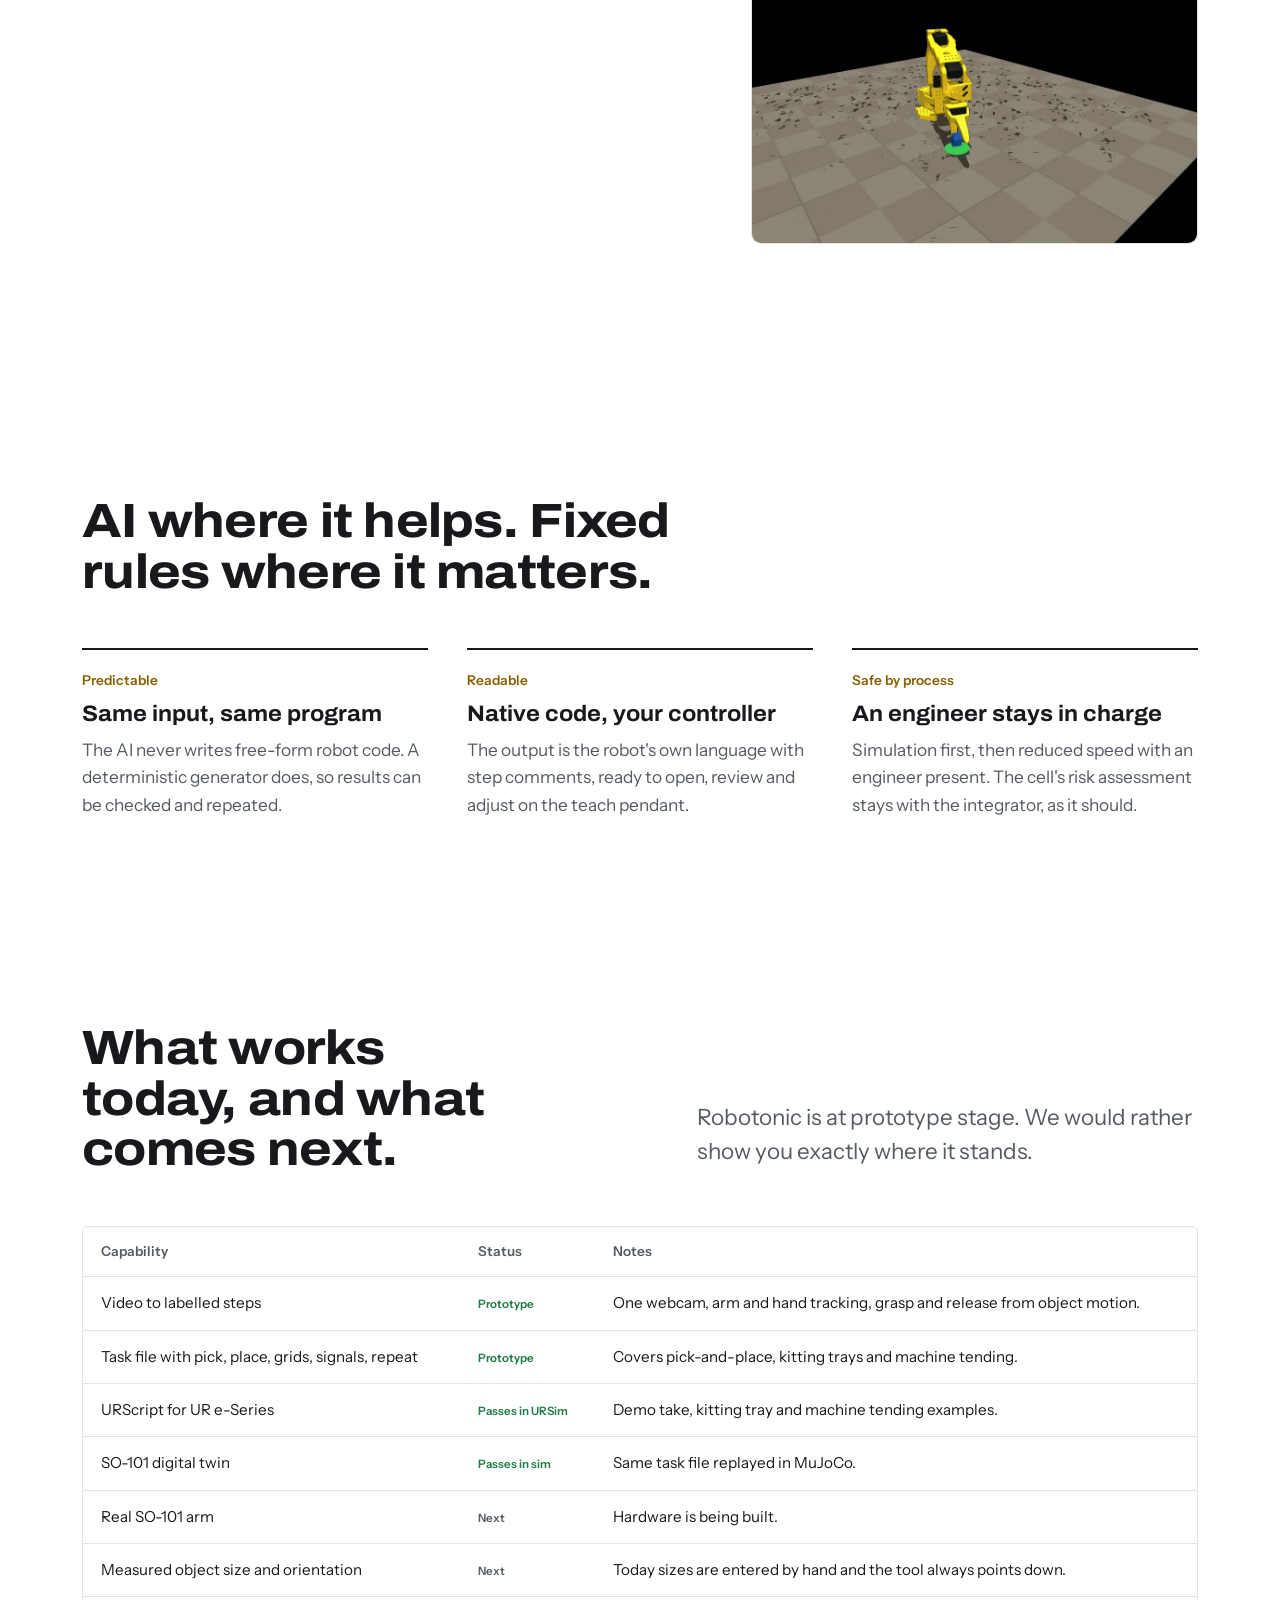
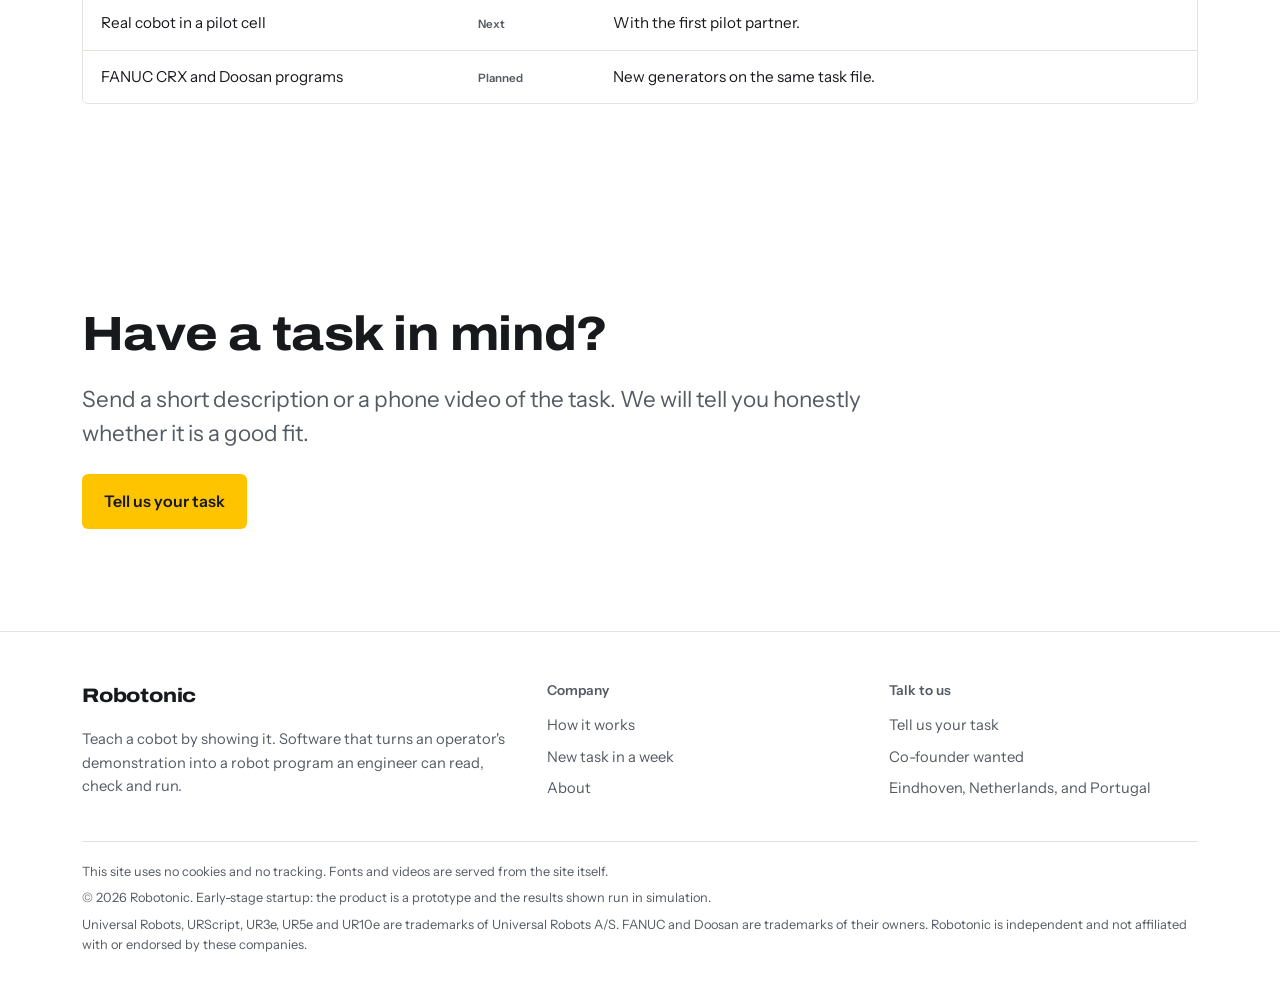
<file: website/how-it-works.html>
<!doctype html>
<html lang="en">
<head>
  <meta charset="utf-8">
  <meta name="viewport" content="width=device-width, initial-scale=1, viewport-fit=cover">
  <title>How it works | Robotonic</title>
  <meta name="claude:viewport-fit-sides" content="cover">
  <meta name="description" content="From one video to a cobot program: record, track, label, generate, verify.">
  <meta property="og:title" content="How it works | Robotonic">
  <meta property="og:description" content="From one video to a cobot program: record, track, label, generate, verify.">
  <meta property="og:type" content="website">
  <meta name="twitter:card" content="summary_large_image">
  <meta property="og:image" content="assets/img/poster-ad.jpg">
  <meta name="theme-color" content="#ffffff">
  
  <link rel="icon" href="assets/img/mark.svg" type="image/svg+xml">
  <link rel="preload" href="assets/fonts/archivo-latin-standard-normal.woff2" as="font" type="font/woff2" crossorigin>
  <link rel="preload" href="assets/fonts/instrument-sans-latin-wght-normal.woff2" as="font" type="font/woff2" crossorigin>
  <link rel="stylesheet" href="assets/style.css">
  <script>try{var t=localStorage.getItem("theme");if(t==="light"||t==="dark")document.documentElement.setAttribute("data-theme",t)}catch(e){}</script>
  <script type="application/ld+json">{"@context":"https://schema.org","@type":"Organization","name":"Robotonic","description":"Software that turns an operator's demonstration into a verified cobot program.","address":{"@type":"PostalAddress","addressLocality":"Eindhoven","addressCountry":"NL"}}</script>
</head>
<body>
  <a class="skip" href="#main">Skip to content</a>
  <header class="site-header">
    <div class="wrap nav">
      <a class="brand" href="index.html" aria-label="Robotonic home">
        <svg viewBox="0 0 32 32" aria-hidden="true">
          <rect x="1" y="1" width="30" height="30" rx="7" fill="var(--pendant)"/>
          <path d="M8 25 L12 14 L22 10" fill="none" stroke="var(--pendant-ink)" stroke-width="2.6" stroke-linecap="round" stroke-linejoin="round"/>
          <path d="M22 10 C26 13 26 19 22 22" fill="none" stroke="var(--pendant-dim)" stroke-width="1.4" stroke-dasharray="1.6 2.2" stroke-linecap="round"/>
          <circle cx="12" cy="14" r="2.2" fill="var(--pendant)" stroke="var(--pendant-ink)" stroke-width="1.6"/>
          <circle cx="22" cy="10" r="2.6" fill="var(--signal)"/>
          <rect x="5.5" y="24.5" width="7" height="2.4" rx="1" fill="var(--pendant-ink)"/>
        </svg>
        <span class="brand-name">Robotonic</span>
      </a>
      <nav aria-label="Main">
        <ul class="nav-links" id="nav-links">
          <li><a href="how-it-works.html" aria-current="page">How it works</a></li>
          <li><a href="service.html">Service</a></li>
          <li><a href="about.html">About</a></li>
          <li><a class="btn btn-signal" href="contact.html">Tell us your task</a></li>
        </ul>
      </nav>
      <div class="nav-tools">
        <button class="theme-toggle" type="button" id="theme-toggle" aria-label="Switch between light and dark theme">
          <svg class="sun" viewBox="0 0 24 24" fill="none" stroke="currentColor" stroke-width="2" stroke-linecap="round" aria-hidden="true"><circle cx="12" cy="12" r="4"/><path d="M12 2v2M12 20v2M2 12h2M20 12h2M4.9 4.9l1.4 1.4M17.7 17.7l1.4 1.4M4.9 19.1l1.4-1.4M17.7 6.3l1.4-1.4"/></svg>
          <svg class="moon" viewBox="0 0 24 24" fill="none" stroke="currentColor" stroke-width="2" stroke-linecap="round" stroke-linejoin="round" aria-hidden="true"><path d="M20 14.5A8 8 0 0 1 9.5 4a8 8 0 1 0 10.5 10.5z"/></svg>
        </button>
        <button class="nav-toggle" type="button" aria-expanded="false" aria-controls="nav-links">Menu</button>
      </div>
    </div>
  </header>

  <main id="main">
    <section class="page-hero">
      <div class="wrap">
        <h1>The operator shows. The software writes. An engineer approves.</h1>
        <p class="lead">Five steps take a task from a video to a robot program. The AI only names what it sees. The numbers come from measurement, and the robot code comes from a fixed generator that gives the same program for the same input, every time.</p>
      </div>
    </section>

    <section class="section" style="padding-top:0">
      <div class="wrap">
        <div class="media-frame">
          <video controls preload="none" playsinline poster="assets/img/poster-explainer.jpg" width="1280" height="720">
            <source src="assets/video/video-to-ur-program.mp4" type="video/mp4">
          </video>
        </div>
        <p class="caption">Take 1, start to finish: webcam video, AI step labels, task file, URScript on a simulated UR5e, and the same task on the SO-101 digital twin. 52 seconds, no sound.</p>
      </div>
    </section>

    <section class="section">
      <div class="wrap">
        <article class="detail-step">
          <span class="num">01</span>
          <div class="stack">
            <h2 style="font-size:var(--step-2)">Record</h2>
            <p>An operator does the task once, at normal speed, in front of an ordinary webcam. No markers, gloves or special suit are needed for the first version.</p>
            <ul class="checklist">
              <li>One take is enough for simple pick-and-place</li>
              <li>The person who does the job every day is the teacher</li>
            </ul>
          </div>
          <figure class="figure" style="margin:0">
            <img src="assets/img/demo-tracked.jpg" alt="Webcam frame of a person moving a carton, with tracked shoulder, elbow and wrist drawn as lines" width="1280" height="720" loading="lazy">
          </figure>
        </article>

        <article class="detail-step">
          <span class="num">02</span>
          <div class="stack">
            <h2 style="font-size:var(--step-2)">Track</h2>
            <p>Computer vision follows the shoulder, elbow, wrist and fingers frame by frame. Grasp and release are found from when the object starts and stops moving, which is more reliable than guessing from hand shape.</p>
          </div>
<pre class="codebox" aria-label="Measured steps"><span class="c"># measured from the video, millimetres</span>
reach     t <span class="n">0.0</span> – <span class="n">3.1</span> s
grasp     t <span class="n">3.1</span> s         at  <span class="n">176.3</span>,  <span class="n">46.1</span>
move      t <span class="n">3.1</span> – <span class="n">8.5</span> s
release   t <span class="n">8.5</span> s         at  <span class="n">222.7</span>, <span class="n">-72.9</span>
retreat   t <span class="n">8.5</span> – <span class="n">9.5</span> s</pre>
        </article>

        <article class="detail-step">
          <span class="num">03</span>
          <div class="stack">
            <h2 style="font-size:var(--step-2)">Label</h2>
            <p>A vision language model looks at key frames and names each step, the object and the places involved. It also flags what a robot needs to watch out for.</p>
            <p>It writes words, not numbers and not robot code.</p>
          </div>
<pre class="codebox" aria-label="AI labels"><span class="c"># written by the vision AI</span>
grasp    <span class="s">"grip the carton near its top with the whole hand"</span>
release  <span class="s">"let go of the carton standing on the seat"</span>

<span class="c"># review notes for the engineer</span>
<span class="s">"the seat cushion is soft: a robot placing here
 needs a slower release"</span></pre>
        </article>

        <article class="detail-step">
          <span class="num">04</span>
          <div class="stack">
            <h2 style="font-size:var(--step-2)">Generate</h2>
            <p>Positions and labels are combined into a small task file: objects, locations and skills such as pick, place, wait for a signal and repeat. It describes what to do, for any robot brand.</p>
            <p>A fixed generator turns the task file into the robot's native program, with comments an engineer can follow. To change the task you change the task file and generate again.</p>
          </div>
          <div class="stack" style="gap:16px">
            <div>
              <span class="codebox-label">task file</span>
<pre class="codebox"><span class="s">"steps"</span>: [
  {<span class="s">"do"</span>: <span class="s">"home"</span>},
  {<span class="s">"do"</span>: <span class="s">"pick"</span>,  <span class="s">"object"</span>: <span class="s">"juice_carton"</span>, <span class="s">"at"</span>: <span class="s">"armrest"</span>},
  {<span class="s">"do"</span>: <span class="s">"place"</span>, <span class="s">"object"</span>: <span class="s">"juice_carton"</span>, <span class="s">"at"</span>: <span class="s">"sofa_seat"</span>},
  {<span class="s">"do"</span>: <span class="s">"home"</span>}
]</pre>
            </div>
            <div>
              <span class="codebox-label">URScript for Universal Robots</span>
<pre class="codebox"><span class="c"># step 2/4: pick juice_carton at armrest</span>
<span class="k">movej</span>(get_inverse_kin(pose_trans(loc_armrest,
      p[0, 0, <span class="n">-0.07</span>, 0, 0, 0]), qnear=home_q))
<span class="k">movel</span>(pose_trans(loc_armrest, p[0, 0, <span class="n">-0.02</span>, 0, 0, 0]),
      a=<span class="n">0.8</span>, v=<span class="n">0.15</span>)  <span class="c"># down to grasp height</span>
ct_gripper(<span class="s">True</span>, <span class="n">0.5</span>)  <span class="c"># close gripper</span></pre>
            </div>
          </div>
        </article>

        <article class="detail-step">
          <span class="num">05</span>
          <div class="stack">
            <h2 style="font-size:var(--step-2)">Verify</h2>
            <p>Every program runs in simulation before a real robot moves. For UR cobots that is URSim, the official offline simulator, where each step is checked against the task file. A digital twin of the SO-101 research arm replays the same task.</p>
            <p>Programs are marked <span class="mono">NOT APPROVED</span> until an engineer has run them in simulation and then on the robot at reduced speed.</p>
          </div>
          <div class="stack" style="gap:12px">
            <figure class="figure" style="margin:0"><img src="assets/img/ursim.jpg" alt="URSim screen showing a simulated UR5e with tool position and joint angles" width="808" height="530" loading="lazy"></figure>
            <figure class="figure" style="margin:0"><img src="assets/img/twin.jpg" alt="A yellow SO-101 robot arm in a MuJoCo simulation placing a blue block on a green target" width="960" height="540" loading="lazy"></figure>
          </div>
        </article>
      </div>
    </section>

    <section class="section">
      <div class="wrap">
        <div class="section-head">
          <h2>AI where it helps. Fixed rules where it matters.</h2>
        </div>
        <div class="cols-3">
          <div class="cell"><span class="tag">Predictable</span><h3>Same input, same program</h3><p>The AI never writes free-form robot code. A deterministic generator does, so results can be checked and repeated.</p></div>
          <div class="cell"><span class="tag">Readable</span><h3>Native code, your controller</h3><p>The output is the robot's own language with step comments, ready to open, review and adjust on the teach pendant.</p></div>
          <div class="cell"><span class="tag">Safe by process</span><h3>An engineer stays in charge</h3><p>Simulation first, then reduced speed with an engineer present. The cell's risk assessment stays with the integrator, as it should.</p></div>
        </div>
      </div>
    </section>

    <section class="section">
      <div class="wrap">
        <div class="section-head">
          <h2>What works today, and what comes next.</h2>
          <p class="lead">Robotonic is at prototype stage. We would rather show you exactly where it stands.</p>
        </div>
        <div class="table-wrap">
          <table>
            <thead><tr><th>Capability</th><th>Status</th><th>Notes</th></tr></thead>
            <tbody>
              <tr><td>Video to labelled steps</td><td><span class="state ok">Prototype</span></td><td>One webcam, arm and hand tracking, grasp and release from object motion.</td></tr>
              <tr><td>Task file with pick, place, grids, signals, repeat</td><td><span class="state ok">Prototype</span></td><td>Covers pick-and-place, kitting trays and machine tending.</td></tr>
              <tr><td>URScript for UR e-Series</td><td><span class="state ok">Passes in URSim</span></td><td>Demo take, kitting tray and machine tending examples.</td></tr>
              <tr><td>SO-101 digital twin</td><td><span class="state ok">Passes in sim</span></td><td>Same task file replayed in MuJoCo.</td></tr>
              <tr><td>Real SO-101 arm</td><td><span class="state next">Next</span></td><td>Hardware is being built.</td></tr>
              <tr><td>Measured object size and orientation</td><td><span class="state next">Next</span></td><td>Today sizes are entered by hand and the tool always points down.</td></tr>
              <tr><td>Real cobot in a pilot cell</td><td><span class="state next">Next</span></td><td>With the first pilot partner.</td></tr>
              <tr><td>FANUC CRX and Doosan programs</td><td><span class="state next">Planned</span></td><td>New generators on the same task file.</td></tr>
            </tbody>
          </table>
        </div>
      </div>
    </section>

    <section class="section">
      <div class="wrap cta">
        <h2>Have a task in mind?</h2>
        <p class="lead">Send a short description or a phone video of the task. We will tell you honestly whether it is a good fit.</p>
        <a class="btn btn-signal" href="contact.html">Tell us your task</a>
      </div>
    </section>

  </main>

  <footer class="site-footer">
    <div class="wrap">
      <div class="footer-grid">
        <div style="display:grid;gap:14px">
          <span class="brand-name">Robotonic</span>
          <p>Teach a cobot by showing it. Software that turns an operator's demonstration into a robot program an engineer can read, check and run.</p>
        </div>
        <div>
          <h4>Company</h4>
          <ul>
            <li><a href="how-it-works.html">How it works</a></li>
            <li><a href="service.html">New task in a week</a></li>
            <li><a href="about.html">About</a></li>
          </ul>
        </div>
        <div>
          <h4>Talk to us</h4>
          <ul>
            <li><a href="contact.html">Tell us your task</a></li>
            <li><a href="about.html#cofounder">Co-founder wanted</a></li>
            <li><span class="muted">Eindhoven, Netherlands, and Portugal</span></li>
          </ul>
        </div>
      </div>
      <div class="legal">
        <span>This site uses no cookies and no tracking. Fonts and videos are served from the site itself.</span>
        <span>© <span data-year>2026</span> Robotonic. Early-stage startup: the product is a prototype and the results shown run in simulation.</span>
        <span>Universal Robots, URScript, UR3e, UR5e and UR10e are trademarks of Universal Robots A/S. FANUC and Doosan are trademarks of their owners. Robotonic is independent and not affiliated with or endorsed by these companies.</span>
      </div>
    </div>
  </footer>
  <script src="assets/main.js"></script>
</body>
</html>
</file>
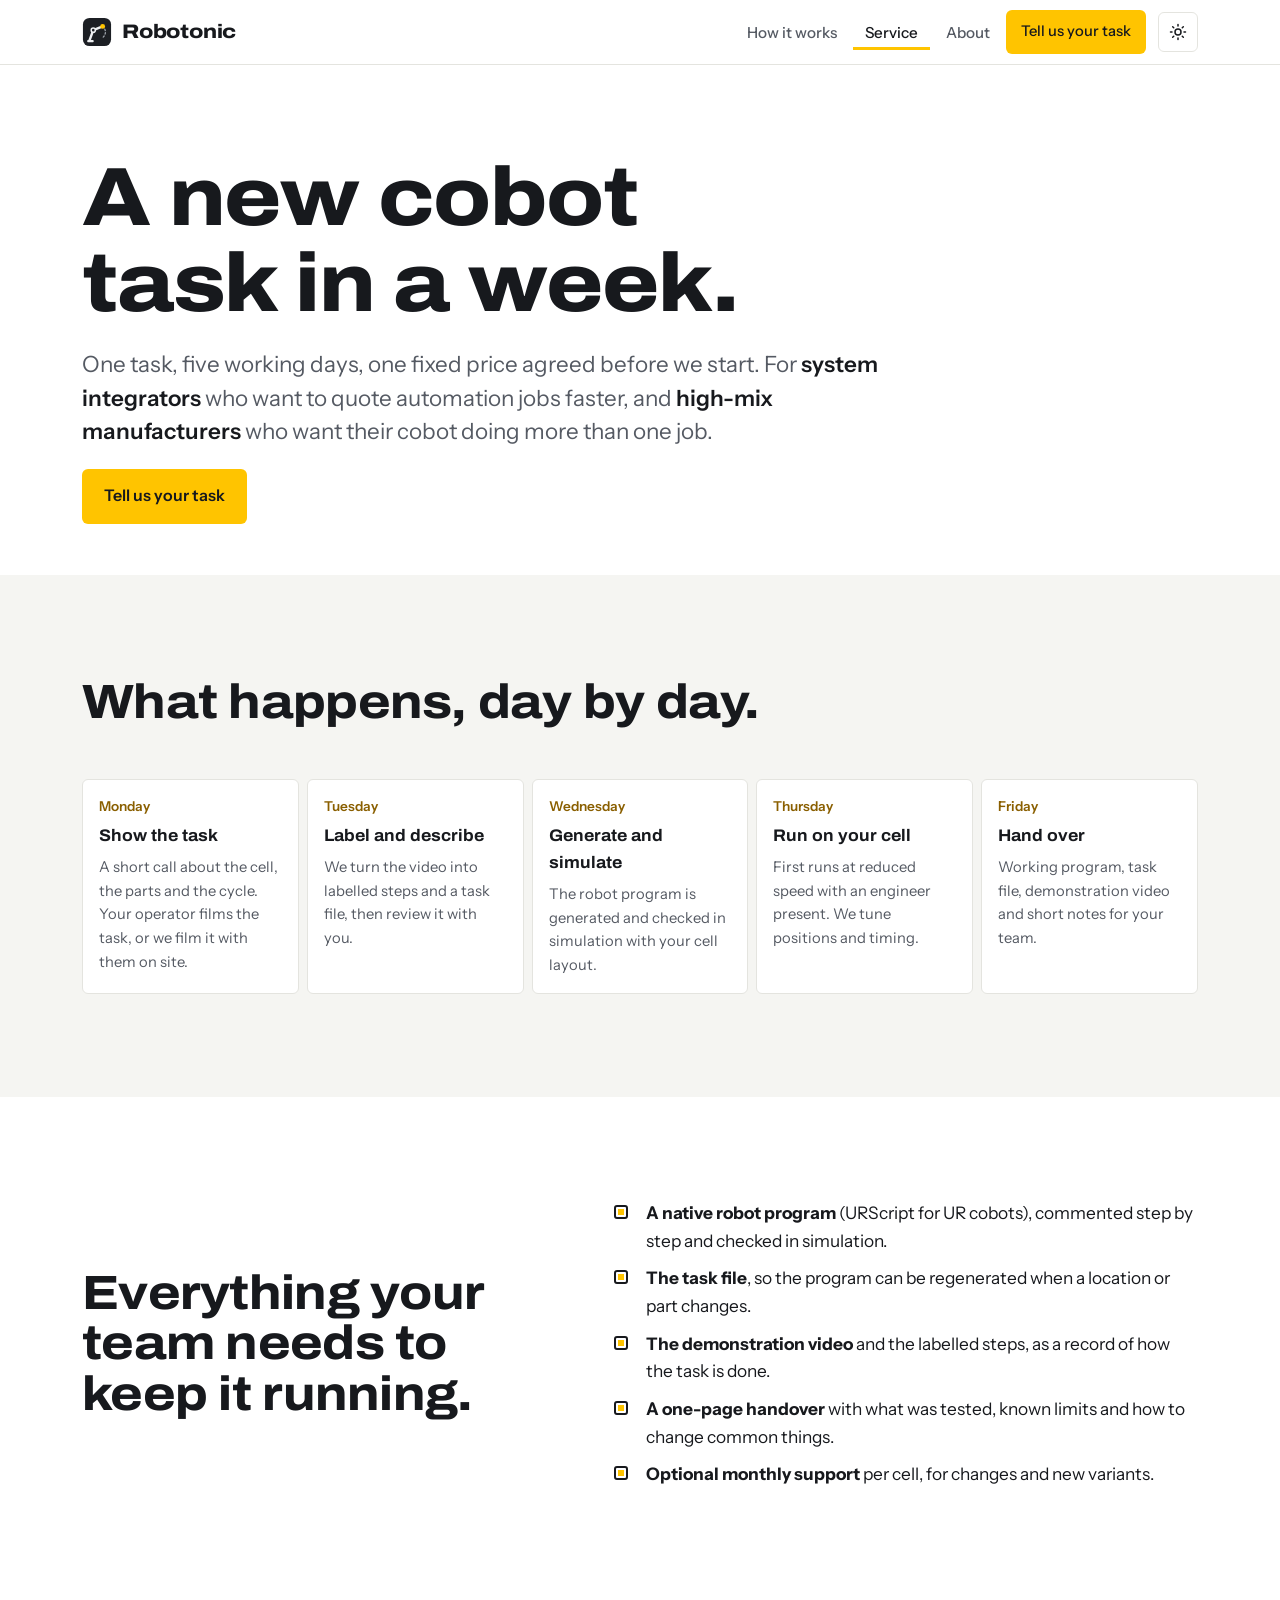
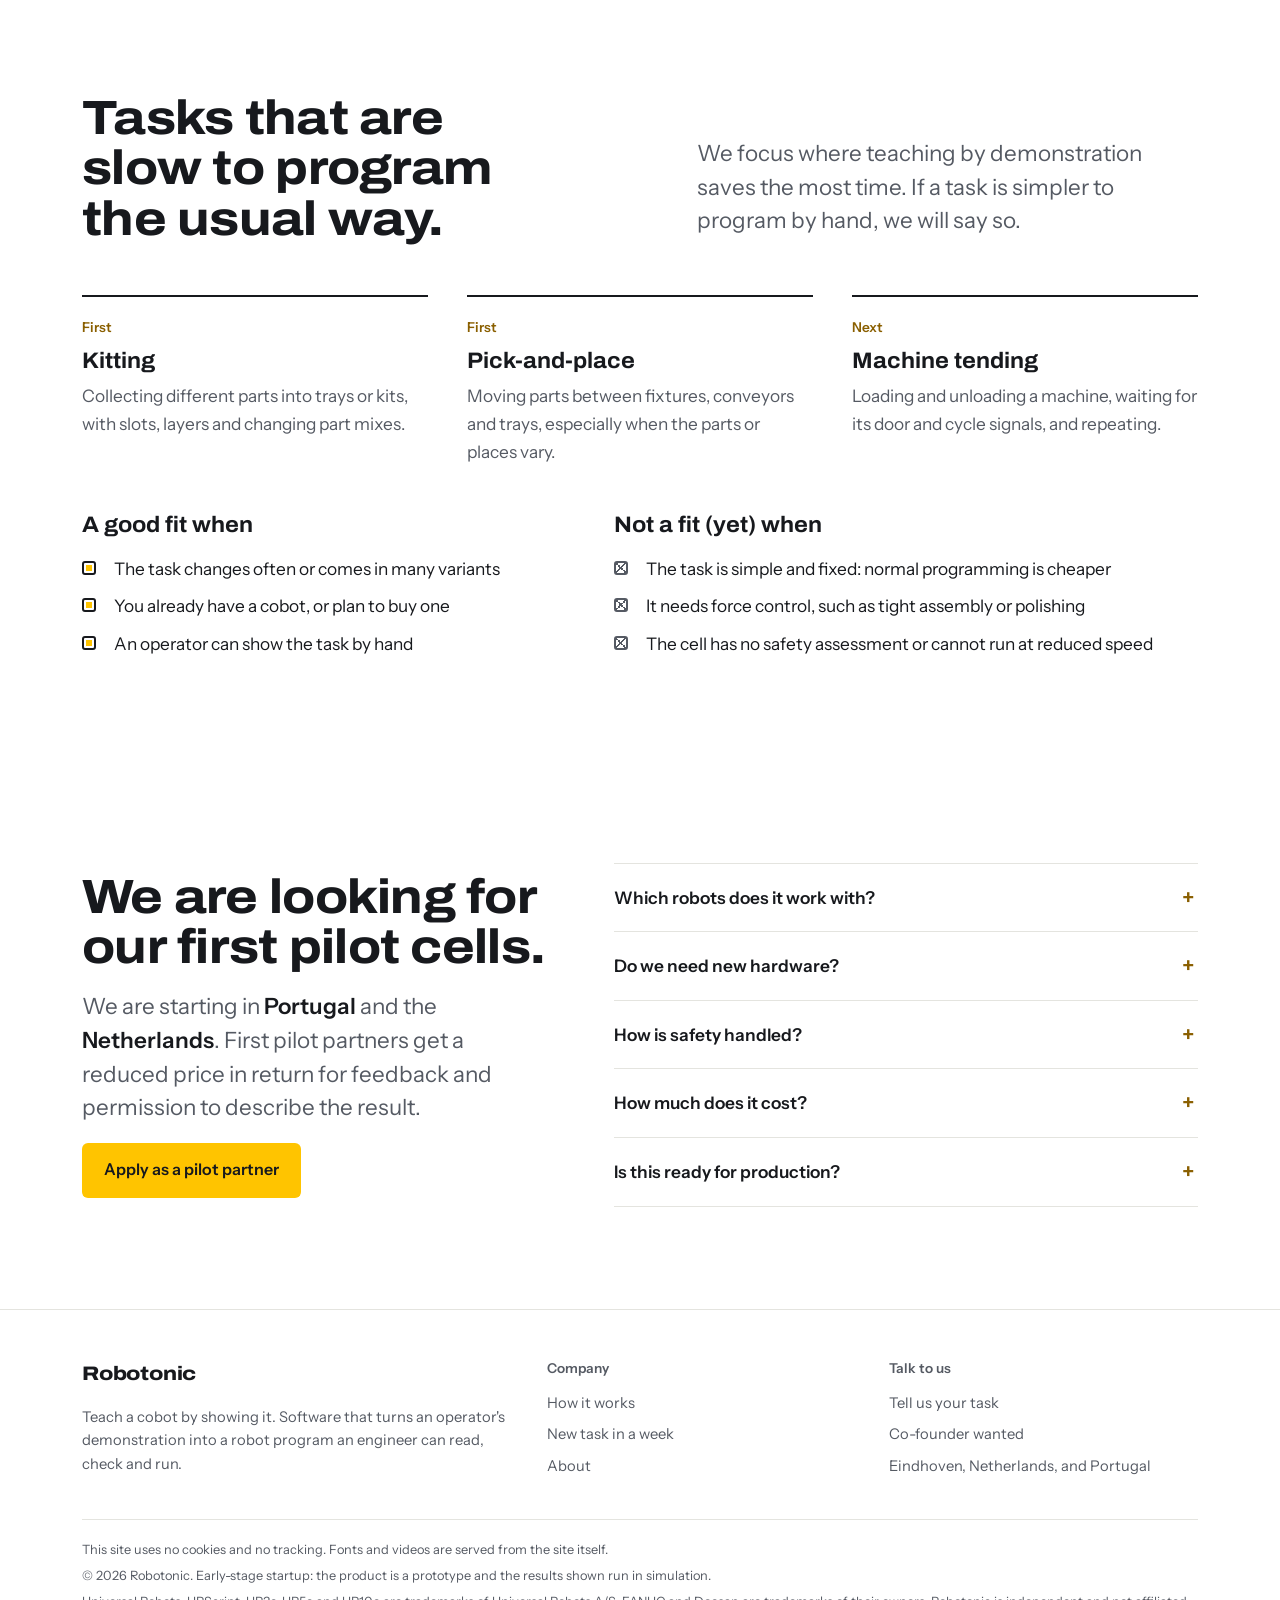
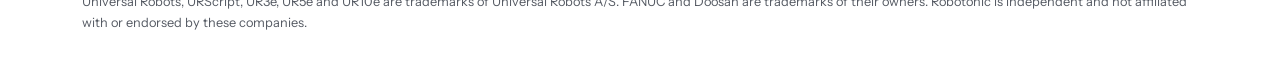
<file: website/service.html>
<!doctype html>
<html lang="en">
<head>
  <meta charset="utf-8">
  <meta name="viewport" content="width=device-width, initial-scale=1, viewport-fit=cover">
  <title>New task in a week | Robotonic</title>
  <meta name="claude:viewport-fit-sides" content="cover">
  <meta name="description" content="A fixed-price service that sets up a new cobot task in one week, for integrators and high-mix factories.">
  <meta property="og:title" content="New task in a week | Robotonic">
  <meta property="og:description" content="A fixed-price service that sets up a new cobot task in one week, for integrators and high-mix factories.">
  <meta property="og:type" content="website">
  <meta name="twitter:card" content="summary_large_image">
  <meta property="og:image" content="assets/img/poster-ad.jpg">
  <meta name="theme-color" content="#ffffff">
  
  <link rel="icon" href="assets/img/mark.svg" type="image/svg+xml">
  <link rel="preload" href="assets/fonts/archivo-latin-standard-normal.woff2" as="font" type="font/woff2" crossorigin>
  <link rel="preload" href="assets/fonts/instrument-sans-latin-wght-normal.woff2" as="font" type="font/woff2" crossorigin>
  <link rel="stylesheet" href="assets/style.css">
  <script>try{var t=localStorage.getItem("theme");if(t==="light"||t==="dark")document.documentElement.setAttribute("data-theme",t)}catch(e){}</script>
  <script type="application/ld+json">{"@context":"https://schema.org","@type":"Organization","name":"Robotonic","description":"Software that turns an operator's demonstration into a verified cobot program.","address":{"@type":"PostalAddress","addressLocality":"Eindhoven","addressCountry":"NL"}}</script>
</head>
<body>
  <a class="skip" href="#main">Skip to content</a>
  <header class="site-header">
    <div class="wrap nav">
      <a class="brand" href="index.html" aria-label="Robotonic home">
        <svg viewBox="0 0 32 32" aria-hidden="true">
          <rect x="1" y="1" width="30" height="30" rx="7" fill="var(--pendant)"/>
          <path d="M8 25 L12 14 L22 10" fill="none" stroke="var(--pendant-ink)" stroke-width="2.6" stroke-linecap="round" stroke-linejoin="round"/>
          <path d="M22 10 C26 13 26 19 22 22" fill="none" stroke="var(--pendant-dim)" stroke-width="1.4" stroke-dasharray="1.6 2.2" stroke-linecap="round"/>
          <circle cx="12" cy="14" r="2.2" fill="var(--pendant)" stroke="var(--pendant-ink)" stroke-width="1.6"/>
          <circle cx="22" cy="10" r="2.6" fill="var(--signal)"/>
          <rect x="5.5" y="24.5" width="7" height="2.4" rx="1" fill="var(--pendant-ink)"/>
        </svg>
        <span class="brand-name">Robotonic</span>
      </a>
      <nav aria-label="Main">
        <ul class="nav-links" id="nav-links">
          <li><a href="how-it-works.html">How it works</a></li>
          <li><a href="service.html" aria-current="page">Service</a></li>
          <li><a href="about.html">About</a></li>
          <li><a class="btn btn-signal" href="contact.html">Tell us your task</a></li>
        </ul>
      </nav>
      <div class="nav-tools">
        <button class="theme-toggle" type="button" id="theme-toggle" aria-label="Switch between light and dark theme">
          <svg class="sun" viewBox="0 0 24 24" fill="none" stroke="currentColor" stroke-width="2" stroke-linecap="round" aria-hidden="true"><circle cx="12" cy="12" r="4"/><path d="M12 2v2M12 20v2M2 12h2M20 12h2M4.9 4.9l1.4 1.4M17.7 17.7l1.4 1.4M4.9 19.1l1.4-1.4M17.7 6.3l1.4-1.4"/></svg>
          <svg class="moon" viewBox="0 0 24 24" fill="none" stroke="currentColor" stroke-width="2" stroke-linecap="round" stroke-linejoin="round" aria-hidden="true"><path d="M20 14.5A8 8 0 0 1 9.5 4a8 8 0 1 0 10.5 10.5z"/></svg>
        </button>
        <button class="nav-toggle" type="button" aria-expanded="false" aria-controls="nav-links">Menu</button>
      </div>
    </div>
  </header>

  <main id="main">
    <section class="page-hero">
      <div class="wrap">
        <h1>A new cobot task in a week.</h1>
        <p class="lead">One task, five working days, one fixed price agreed before we start. For <strong>system integrators</strong> who want to quote automation jobs faster, and <strong>high-mix manufacturers</strong> who want their cobot doing more than one job.</p>
        <div class="hero-actions">
          <a class="btn btn-signal" href="contact.html">Tell us your task</a>
        </div>
      </div>
    </section>

    <section class="section band">
      <div class="wrap">
        <div class="section-head">
          <h2>What happens, day by day.</h2>
        </div>
        <div class="week">
          <div class="day"><span class="d">Monday</span><b>Show the task</b><span>A short call about the cell, the parts and the cycle. Your operator films the task, or we film it with them on site.</span></div>
          <div class="day"><span class="d">Tuesday</span><b>Label and describe</b><span>We turn the video into labelled steps and a task file, then review it with you.</span></div>
          <div class="day"><span class="d">Wednesday</span><b>Generate and simulate</b><span>The robot program is generated and checked in simulation with your cell layout.</span></div>
          <div class="day"><span class="d">Thursday</span><b>Run on your cell</b><span>First runs at reduced speed with an engineer present. We tune positions and timing.</span></div>
          <div class="day"><span class="d">Friday</span><b>Hand over</b><span>Working program, task file, demonstration video and short notes for your team.</span></div>
        </div>
      </div>
    </section>

    <section class="section">
      <div class="wrap split">
        <div class="stack">
          <h2>Everything your team needs to keep it running.</h2>
        </div>
        <ul class="checklist">
          <li><span><b>A native robot program</b> (URScript for UR cobots), commented step by step and checked in simulation.</span></li>
          <li><span><b>The task file</b>, so the program can be regenerated when a location or part changes.</span></li>
          <li><span><b>The demonstration video</b> and the labelled steps, as a record of how the task is done.</span></li>
          <li><span><b>A one-page handover</b> with what was tested, known limits and how to change common things.</span></li>
          <li><span><b>Optional monthly support</b> per cell, for changes and new variants.</span></li>
        </ul>
      </div>
    </section>

    <section class="section">
      <div class="wrap">
        <div class="section-head">
          <h2>Tasks that are slow to program the usual way.</h2>
          <p class="lead">We focus where teaching by demonstration saves the most time. If a task is simpler to program by hand, we will say so.</p>
        </div>
        <div class="cols-3">
          <div class="cell"><span class="tag">First</span><h3>Kitting</h3><p>Collecting different parts into trays or kits, with slots, layers and changing part mixes.</p></div>
          <div class="cell"><span class="tag">First</span><h3>Pick-and-place</h3><p>Moving parts between fixtures, conveyors and trays, especially when the parts or places vary.</p></div>
          <div class="cell"><span class="tag">Next</span><h3>Machine tending</h3><p>Loading and unloading a machine, waiting for its door and cycle signals, and repeating.</p></div>
        </div>
        <div class="split" style="margin-top:48px;align-items:start">
          <div class="stack">
            <h3>A good fit when</h3>
            <ul class="checklist">
              <li>The task changes often or comes in many variants</li>
              <li>You already have a cobot, or plan to buy one</li>
              <li>An operator can show the task by hand</li>
            </ul>
          </div>
          <div class="stack">
            <h3>Not a fit (yet) when</h3>
            <ul class="checklist no">
              <li>The task is simple and fixed: normal programming is cheaper</li>
              <li>It needs force control, such as tight assembly or polishing</li>
              <li>The cell has no safety assessment or cannot run at reduced speed</li>
            </ul>
          </div>
        </div>
      </div>
    </section>

    <section class="section">
      <div class="wrap split">
        <div class="stack">
          <h2>We are looking for our first pilot cells.</h2>
          <p class="lead">We are starting in <strong>Portugal</strong> and the <strong>Netherlands</strong>. First pilot partners get a reduced price in return for feedback and permission to describe the result.</p>
          <div class="hero-actions"><a class="btn btn-signal" href="contact.html">Apply as a pilot partner</a></div>
        </div>
        <div class="faq">
          <details>
            <summary>Which robots does it work with?</summary>
            <p>Universal Robots e-Series cobots (UR3e, UR5e, UR10e) first, with URScript programs. FANUC CRX and Doosan are planned. Tell us what you have.</p>
          </details>
          <details>
            <summary>Do we need new hardware?</summary>
            <p>No new robot. You need the cobot, a gripper it can switch with a digital output, and a camera or phone to film the task.</p>
          </details>
          <details>
            <summary>How is safety handled?</summary>
            <p>Programs run in simulation first, then at reduced speed with an engineer present. The cell's risk assessment and safety settings stay with you or your integrator.</p>
          </details>
          <details>
            <summary>How much does it cost?</summary>
            <p>A fixed price per task, agreed before we start, based on the task and the cell. Ask us for a quote with a short description of the task.</p>
          </details>
          <details>
            <summary>Is this ready for production?</summary>
            <p>Not yet. The software is a working prototype verified in simulation. Pilot projects are how we take it onto real cells, together with partners who know that.</p>
          </details>
        </div>
      </div>
    </section>

  </main>

  <footer class="site-footer">
    <div class="wrap">
      <div class="footer-grid">
        <div style="display:grid;gap:14px">
          <span class="brand-name">Robotonic</span>
          <p>Teach a cobot by showing it. Software that turns an operator's demonstration into a robot program an engineer can read, check and run.</p>
        </div>
        <div>
          <h4>Company</h4>
          <ul>
            <li><a href="how-it-works.html">How it works</a></li>
            <li><a href="service.html">New task in a week</a></li>
            <li><a href="about.html">About</a></li>
          </ul>
        </div>
        <div>
          <h4>Talk to us</h4>
          <ul>
            <li><a href="contact.html">Tell us your task</a></li>
            <li><a href="about.html#cofounder">Co-founder wanted</a></li>
            <li><span class="muted">Eindhoven, Netherlands, and Portugal</span></li>
          </ul>
        </div>
      </div>
      <div class="legal">
        <span>This site uses no cookies and no tracking. Fonts and videos are served from the site itself.</span>
        <span>© <span data-year>2026</span> Robotonic. Early-stage startup: the product is a prototype and the results shown run in simulation.</span>
        <span>Universal Robots, URScript, UR3e, UR5e and UR10e are trademarks of Universal Robots A/S. FANUC and Doosan are trademarks of their owners. Robotonic is independent and not affiliated with or endorsed by these companies.</span>
      </div>
    </div>
  </footer>
  <script src="assets/main.js"></script>
</body>
</html>
</file>
<file: website/assets/style.css>
@font-face { font-family: "Archivo"; src: url("fonts/archivo-latin-standard-normal.woff2") format("woff2"); font-weight: 100 900; font-stretch: 62% 125%; font-style: normal; font-display: swap; }
@font-face { font-family: "Instrument Sans"; src: url("fonts/instrument-sans-latin-wght-normal.woff2") format("woff2"); font-weight: 400 700; font-style: normal; font-display: swap; }
@font-face { font-family: "JetBrains Mono"; src: url("fonts/jetbrains-mono-latin-wght-normal.woff2") format("woff2"); font-weight: 100 800; font-style: normal; font-display: swap; }

/* Robotonic website
   Layout concept: a calibrated workbench. Cool steel paper, ink type, millimetre rulers on
   section edges, one safety-orange signal colour for the moments that matter (the pinch,
   the call to action). Code and coordinates set in mono, as on a teach pendant. */

:root {
  --paper: #eef1f4;
  --panel: #ffffff;
  --ink: #0d1726;
  --steel: #556273;
  --line: #cfd6de;
  --signal: #e8590c;
  --signal-strong: #c2410c;
  --signal-ink: #ffffff;
  --trace: #1f6feb;
  --pendant: #0f1a2a;
  --pendant-ink: #dfe7f1;
  --pendant-dim: #8494a8;
  --pendant-line: #22324a;
  --ok: #17703d;

  --f-display: "Archivo", "Helvetica Neue", Arial, sans-serif;
  --f-body: "Instrument Sans", "Segoe UI", system-ui, sans-serif;
  --f-mono: "JetBrains Mono", ui-monospace, "SFMono-Regular", Consolas, monospace;

  --step--1: clamp(0.82rem, 0.8rem + 0.1vw, 0.88rem);
  --step-0: clamp(1rem, 0.96rem + 0.2vw, 1.08rem);
  --step-1: clamp(1.2rem, 1.1rem + 0.5vw, 1.4rem);
  --step-2: clamp(1.5rem, 1.3rem + 1vw, 2rem);
  --step-3: clamp(2rem, 1.6rem + 2vw, 3rem);
  --step-4: clamp(2.6rem, 1.8rem + 4.2vw, 5.2rem);

  --wrap: 1180px;
  --radius: 6px;
}
@media (prefers-color-scheme: dark) {
  :root:not([data-theme="light"]) {
    --paper: #0b1119;
    --panel: #121b27;
    --ink: #e6ecf3;
    --steel: #93a1b3;
    --line: #243246;
    --signal: #ff7a2e;
    --signal-strong: #ff7a2e;
    --signal-ink: #140a03;
    --trace: #5aa2ff;
    --pendant: #070c13;
    --pendant-ink: #dfe7f1;
    --pendant-dim: #7d8da2;
    --pendant-line: #1c2a3e;
    --ok: #3fbf76;
    color-scheme: dark;
  }
}
:root[data-theme="dark"] {
  --paper: #0b1119;
  --panel: #121b27;
  --ink: #e6ecf3;
  --steel: #93a1b3;
  --line: #243246;
  --signal: #ff7a2e;
  --signal-strong: #ff7a2e;
  --signal-ink: #140a03;
  --trace: #5aa2ff;
  --pendant: #070c13;
  --pendant-ink: #dfe7f1;
  --pendant-dim: #7d8da2;
  --pendant-line: #1c2a3e;
  --ok: #3fbf76;
  color-scheme: dark;
}

*, *::before, *::after { box-sizing: border-box; }
html { -webkit-text-size-adjust: 100%; scroll-behavior: smooth; }
@media (prefers-reduced-motion: reduce) { html { scroll-behavior: auto; } }
body {
  margin: 0;
  background: var(--paper);
  color: var(--ink);
  font-family: var(--f-body);
  font-size: var(--step-0);
  line-height: 1.6;
  overflow-x: hidden;
}
body::before {
  content: ""; position: fixed; inset: 0 0 auto; height: env(safe-area-inset-top, 0px);
  z-index: 60; background: var(--paper);
}
img, video { max-width: 100%; display: block; }
a { color: inherit; }
:focus-visible { outline: 2px solid var(--signal); outline-offset: 3px; border-radius: 2px; }

h1, h2, h3 {
  font-family: var(--f-display);
  font-stretch: 112%;
  line-height: 1.05;
  letter-spacing: -0.015em;
  text-wrap: balance;
  margin: 0;
}
h1 { font-size: var(--step-4); font-weight: 800; }
h2 { font-size: var(--step-3); font-weight: 750; }
h3 { font-size: var(--step-1); font-weight: 700; font-stretch: 105%; letter-spacing: 0; }
p { margin: 0; text-wrap: pretty; }

.wrap {
  max-width: var(--wrap);
  margin-inline: auto;
  padding-left: max(16px, env(safe-area-inset-left, 0px));
  padding-right: max(16px, env(safe-area-inset-right, 0px));
}
@media (min-width: 720px) {
  .wrap {
    padding-left: max(32px, env(safe-area-inset-left, 0px));
    padding-right: max(32px, env(safe-area-inset-right, 0px));
  }
}

.eyebrow {
  font-family: var(--f-mono);
  font-size: var(--step--1);
  text-transform: uppercase;
  letter-spacing: 0.12em;
  color: var(--steel);
  display: inline-flex; align-items: center; gap: 0.6em;
}
.eyebrow::before {
  content: ""; width: 1.6em; height: 2px; background: var(--signal);
}
.lead { font-size: var(--step-1); line-height: 1.5; color: var(--steel); max-width: 38em; }
.lead strong { color: var(--ink); font-weight: 600; }
.mono { font-family: var(--f-mono); }
.muted { color: var(--steel); }

/* ---------- header ---------- */
.site-header {
  position: sticky; top: env(safe-area-inset-top, 0px); z-index: 50;
  background: color-mix(in srgb, var(--paper) 88%, transparent);
  backdrop-filter: blur(10px);
  -webkit-backdrop-filter: blur(10px);
  border-bottom: 1px solid var(--line);
}
.nav { display: flex; align-items: center; justify-content: space-between; gap: 16px; height: 64px; }
.brand { display: inline-flex; align-items: center; gap: 10px; text-decoration: none; }
.brand svg { width: 30px; height: 30px; flex: none; }
.brand-name {
  font-family: var(--f-display); font-weight: 800; font-stretch: 118%;
  font-size: 1.22rem; letter-spacing: -0.01em;
}
.nav-links { display: flex; align-items: center; gap: 4px; list-style: none; margin: 0; padding: 0; }
.nav-links a {
  text-decoration: none; font-weight: 500; font-size: 0.95rem;
  padding: 8px 12px; border-radius: var(--radius); color: var(--steel);
}
.nav-links a:hover { color: var(--ink); }
.nav-links a[aria-current="page"] { color: var(--ink); box-shadow: inset 0 -2px 0 var(--signal); border-radius: 0; }
.nav-toggle {
  display: none; background: none; border: 1px solid var(--line); color: var(--ink);
  border-radius: var(--radius); padding: 8px 10px; font: inherit; font-size: 0.9rem; cursor: pointer;
}
@media (max-width: 860px) {
  .nav-toggle { display: inline-flex; align-items: center; gap: 8px; }
  .nav-links {
    position: absolute; left: 0; right: 0; top: 64px;
    flex-direction: column; align-items: stretch; gap: 0;
    background: var(--paper); border-bottom: 1px solid var(--line);
    padding: 8px max(16px, env(safe-area-inset-right, 0px)) 16px max(16px, env(safe-area-inset-left, 0px));
    display: none;
  }
  .nav-links.open { display: flex; }
  .nav-links a { padding: 14px 4px; border-bottom: 1px solid var(--line); border-radius: 0; }
  .nav-links a[aria-current="page"] { box-shadow: inset 3px 0 0 var(--signal); padding-left: 14px; }
  .nav-links li:last-child a { border-bottom: 0; margin-top: 12px; }
}

/* ---------- buttons ---------- */
.btn {
  display: inline-flex; align-items: center; gap: 0.55em;
  font-family: var(--f-body); font-weight: 600; font-size: 1rem;
  padding: 0.85em 1.3em; border-radius: var(--radius);
  text-decoration: none; border: 1px solid transparent; cursor: pointer;
  transition: transform .15s ease, background-color .15s ease, border-color .15s ease;
}
.btn:hover { transform: translateY(-1px); }
.btn-signal { background: var(--signal-strong); color: var(--signal-ink); }
.btn-signal:hover { background: color-mix(in srgb, var(--signal-strong) 86%, var(--ink)); }
.btn-ghost { border-color: var(--line); color: var(--ink); background: var(--panel); }
.btn-ghost:hover { border-color: var(--steel); }
.btn .arrow { transition: transform .15s ease; }
.btn:hover .arrow { transform: translateX(3px); }
.nav-links .btn { color: var(--signal-ink); padding: 9px 14px; font-size: 0.92rem; }
.nav-links .btn:hover { color: var(--signal-ink); }
@media (prefers-reduced-motion: reduce) { .btn, .btn .arrow { transition: none; } .btn:hover { transform: none; } }

/* ---------- sections ---------- */
.section { padding-block: clamp(56px, 8vw, 112px); position: relative; }
.section + .section { border-top: 1px solid var(--line); }
.section-head { display: grid; gap: 16px; max-width: 46rem; margin-bottom: clamp(32px, 4vw, 56px); }

/* millimetre ruler: a subject detail, used as a section edge */
.ruler {
  height: 14px; width: 100%;
  background:
    repeating-linear-gradient(90deg, var(--steel) 0 1px, transparent 1px 50px) bottom left / 100% 14px no-repeat,
    repeating-linear-gradient(90deg, var(--line) 0 1px, transparent 1px 10px) bottom left / 100% 7px no-repeat;
  opacity: .7;
}

/* ---------- hero ---------- */
.hero { padding-block: clamp(40px, 6vw, 88px) clamp(48px, 7vw, 96px); }
.hero-grid {
  display: grid; gap: clamp(32px, 5vw, 64px);
  grid-template-columns: minmax(0, 1.05fr) minmax(0, 1fr);
  align-items: center;
}
@media (max-width: 960px) { .hero-grid { grid-template-columns: minmax(0, 1fr); } }
.hero-copy { display: grid; gap: 24px; min-width: 0; }
.hero h1 .sig { color: var(--signal); }
.hero-actions { display: flex; flex-wrap: wrap; gap: 12px; }
.status-pill {
  justify-self: start;
  display: inline-flex; align-items: center; gap: 8px;
  font-family: var(--f-mono); font-size: 0.78rem; letter-spacing: 0.04em;
  padding: 6px 12px; border: 1px solid var(--line); border-radius: 999px; background: var(--panel); color: var(--steel);
}
.status-pill .dot { width: 8px; height: 8px; border-radius: 50%; background: var(--signal); box-shadow: 0 0 0 4px color-mix(in srgb, var(--signal) 22%, transparent); }

/* the pendant: the hero's demonstration panel */
.pendant {
  background: var(--pendant); color: var(--pendant-ink);
  border-radius: 14px; padding: 14px; min-width: 0;
  box-shadow: 0 30px 60px -30px rgba(10, 20, 35, .55), 0 0 0 1px var(--pendant-line);
  display: grid; gap: 12px;
}
.pendant-bar {
  display: flex; justify-content: space-between; align-items: center; gap: 12px;
  font-family: var(--f-mono); font-size: 0.72rem; color: var(--pendant-dim); letter-spacing: .06em; text-transform: uppercase;
  padding: 2px 4px;
}
.pendant-bar .live { display: inline-flex; align-items: center; gap: 6px; color: var(--pendant-ink); }
.pendant-bar .live::before { content: ""; width: 7px; height: 7px; border-radius: 50%; background: var(--signal); }
.pendant-view { position: relative; border-radius: 8px; overflow: hidden; aspect-ratio: 16 / 9; max-width: 100%; background: #000; }
.pendant-view img { width: 100%; height: 100%; object-fit: cover; }
.readout {
  position: absolute; left: 10px; bottom: 10px; display: flex; flex-wrap: wrap; gap: 6px;
}
.readout span {
  font-family: var(--f-mono); font-size: 0.7rem; color: #e9eef5;
  background: rgba(6, 12, 20, .72); border: 1px solid rgba(255,255,255,.12);
  padding: 3px 7px; border-radius: 4px;
}
.readout span b { color: #ff8a45; font-weight: 600; }
.chips { display: flex; flex-wrap: wrap; gap: 6px; }
.chip {
  font-family: var(--f-mono); font-size: 0.74rem; padding: 5px 10px; border-radius: 4px;
  border: 1px solid var(--pendant-line); color: var(--pendant-dim);
  transition: background-color .3s ease, color .3s ease, border-color .3s ease;
}
.chip.on { background: var(--signal); border-color: var(--signal); color: #160a02; }
.code {
  font-family: var(--f-mono); font-size: 0.74rem; line-height: 1.7;
  background: color-mix(in srgb, var(--pendant) 70%, #000); border: 1px solid var(--pendant-line);
  border-radius: 8px; padding: 12px 0; margin: 0; overflow-x: auto; color: var(--pendant-ink);
}
.code .ln { display: block; padding: 0 14px; white-space: pre; border-left: 2px solid transparent; transition: background-color .3s ease, border-color .3s ease; }
.code .ln.on { background: rgba(255, 122, 46, .12); border-left-color: var(--signal); }
.code .c { color: var(--pendant-dim); }
.code .k { color: #7cb7ff; }
.code .s { color: #9fe0b5; }
.code .n { color: #ffb37a; }
@media (prefers-reduced-motion: reduce) { .chip, .code .ln { transition: none; } }

/* ---------- problem / three columns ---------- */
.cols-3 { display: grid; gap: 1px; grid-template-columns: repeat(3, minmax(0, 1fr)); background: var(--line); border: 1px solid var(--line); border-radius: var(--radius); overflow: hidden; }
@media (max-width: 820px) { .cols-3 { grid-template-columns: minmax(0, 1fr); } }
.cell { background: var(--panel); padding: clamp(20px, 3vw, 32px); display: grid; gap: 10px; align-content: start; min-width: 0; }
.cell .tag { font-family: var(--f-mono); font-size: 0.75rem; color: var(--signal-strong); letter-spacing: .08em; text-transform: uppercase; }
.cell p { color: var(--steel); }

.statement {
  margin-top: clamp(32px, 4vw, 48px);
  font-family: var(--f-display); font-stretch: 108%; font-weight: 650;
  font-size: var(--step-2); line-height: 1.2; max-width: 30em; text-wrap: balance;
}
.statement em { font-style: normal; color: var(--signal); }

/* ---------- pipeline ---------- */
.pipeline { list-style: none; margin: 0; padding: 0; display: grid; grid-template-columns: repeat(5, minmax(0, 1fr)); gap: 0; counter-reset: step; }
@media (max-width: 980px) { .pipeline { grid-template-columns: minmax(0, 1fr); } }
.pipeline li { position: relative; padding: 24px 20px 0 0; display: grid; gap: 8px; align-content: start; counter-increment: step; min-width: 0; }
.pipeline li::before {
  content: counter(step, decimal-leading-zero);
  font-family: var(--f-mono); font-size: 0.8rem; color: var(--signal-strong); font-weight: 600;
}
.pipeline li::after {
  content: ""; position: absolute; top: 0; left: 0; right: 0; height: 2px;
  background: linear-gradient(90deg, var(--ink) 0 14px, var(--line) 14px);
}
@media (max-width: 980px) {
  .pipeline li { padding: 0 0 24px 28px; }
  .pipeline li::after { top: 6px; bottom: 0; left: 4px; right: auto; width: 2px; height: auto; background: linear-gradient(180deg, var(--ink) 0 14px, var(--line) 14px); }
  .pipeline li:last-child { padding-bottom: 0; }
}
.pipeline p { color: var(--steel); font-size: 0.96rem; }
.pipeline .out { font-family: var(--f-mono); font-size: 0.75rem; color: var(--steel); border-top: 1px dashed var(--line); padding-top: 8px; margin-top: 4px; }

/* ---------- media ---------- */
.media-frame {
  border-radius: 12px; overflow: hidden; background: #000; border: 1px solid var(--line);
  box-shadow: 0 24px 50px -30px rgba(10, 20, 35, .5);
  max-width: 100%;
}
.media-frame video { width: 100%; height: auto; aspect-ratio: 16 / 9; }
.caption { font-size: var(--step--1); color: var(--steel); margin-top: 12px; }
.split { display: grid; gap: clamp(28px, 5vw, 64px); grid-template-columns: minmax(0, 1fr) minmax(0, 1.25fr); align-items: center; }
.split.flip { grid-template-columns: minmax(0, 1.25fr) minmax(0, 1fr); }
.split > * { min-width: 0; }
@media (max-width: 900px) { .split, .split.flip { grid-template-columns: minmax(0, 1fr); } .split.flip > :first-child { order: 2; } }
.stack { display: grid; gap: 18px; align-content: start; }

/* ---------- robots ---------- */
.robots { display: grid; gap: 16px; grid-template-columns: repeat(3, minmax(0, 1fr)); }
@media (max-width: 900px) { .robots { grid-template-columns: minmax(0, 1fr); } }
.robot {
  border: 1px solid var(--line); border-radius: var(--radius); background: var(--panel);
  padding: 24px; display: grid; gap: 10px; align-content: start; min-width: 0;
}
.robot .state {
  justify-self: start; font-family: var(--f-mono); font-size: 0.72rem; letter-spacing: .06em; text-transform: uppercase;
  padding: 3px 8px; border-radius: 4px; border: 1px solid currentColor;
}
.state.ok { color: var(--ok); }
.state.next { color: var(--steel); }
.robot.primary { border-color: var(--ink); box-shadow: inset 0 3px 0 var(--signal); }
.robot p { color: var(--steel); font-size: 0.96rem; }
.robot .models { font-family: var(--f-mono); font-size: 0.8rem; color: var(--ink); }
.fineprint { font-size: 0.8rem; color: var(--steel); margin-top: 20px; max-width: 60em; }

/* ---------- offer band ---------- */
.band { background: var(--pendant); color: var(--pendant-ink); }
.band .eyebrow { color: var(--pendant-dim); }
.band .lead { color: var(--pendant-dim); }
.band .lead strong { color: var(--pendant-ink); }
.week { display: grid; grid-template-columns: repeat(5, minmax(0, 1fr)); gap: 8px; margin-top: 8px; }
@media (max-width: 760px) { .week { grid-template-columns: minmax(0, 1fr); } }
.day { border: 1px solid var(--pendant-line); border-radius: var(--radius); padding: 16px; display: grid; gap: 6px; align-content: start; min-width: 0; }
.day .d { font-family: var(--f-mono); font-size: 0.75rem; color: #ff8a45; letter-spacing: .08em; text-transform: uppercase; }
.day b { font-family: var(--f-display); font-stretch: 105%; font-size: 1.05rem; }
.day span { color: var(--pendant-dim); font-size: 0.92rem; }
.band .btn-ghost { background: transparent; color: var(--pendant-ink); border-color: var(--pendant-line); }

/* ---------- cta ---------- */
.cta { display: grid; gap: 24px; justify-items: start; }
.cta h2 { max-width: 16em; }

/* ---------- generic lists, tables, faq ---------- */
.checklist { list-style: none; margin: 0; padding: 0; display: grid; gap: 10px; }
.checklist li { display: grid; grid-template-columns: 22px minmax(0, 1fr); gap: 10px; align-items: start; }
.checklist li::before { content: ""; width: 14px; height: 14px; margin-top: 6px; border: 2px solid var(--ok); border-radius: 3px; background: linear-gradient(var(--ok), var(--ok)) center / 6px 6px no-repeat; }
.checklist.no li::before { border-color: var(--steel); background: linear-gradient(45deg, transparent 45%, var(--steel) 45% 55%, transparent 55%), linear-gradient(-45deg, transparent 45%, var(--steel) 45% 55%, transparent 55%); }

.table-wrap { overflow-x: auto; border: 1px solid var(--line); border-radius: var(--radius); background: var(--panel); }
table { border-collapse: collapse; width: 100%; min-width: 560px; font-size: 0.95rem; }
th, td { text-align: left; padding: 14px 18px; border-bottom: 1px solid var(--line); vertical-align: top; }
th { font-family: var(--f-mono); font-size: 0.74rem; letter-spacing: .08em; text-transform: uppercase; color: var(--steel); font-weight: 500; }
tr:last-child td { border-bottom: 0; }
td .state { font-family: var(--f-mono); font-size: 0.72rem; text-transform: uppercase; letter-spacing: .06em; white-space: nowrap; }

.faq { display: grid; gap: 0; border-top: 1px solid var(--line); }
.faq details { border-bottom: 1px solid var(--line); padding: 4px 0; }
.faq summary { cursor: pointer; list-style: none; padding: 16px 32px 16px 0; font-weight: 600; position: relative; }
.faq summary::-webkit-details-marker { display: none; }
.faq summary::after { content: "+"; position: absolute; right: 4px; top: 12px; font-family: var(--f-mono); font-size: 1.3rem; color: var(--signal-strong); }
.faq details[open] summary::after { content: "–"; }
.faq details p { padding: 0 0 18px; color: var(--steel); max-width: 44em; }

.codebox {
  background: var(--pendant); color: var(--pendant-ink); border-radius: 10px; border: 1px solid var(--pendant-line);
  font-family: var(--f-mono); font-size: 0.78rem; line-height: 1.7; padding: 16px 18px; margin: 0;
  overflow-x: auto; white-space: pre; max-width: 100%;
}
.codebox .c { color: var(--pendant-dim); }
.codebox .k { color: #7cb7ff; }
.codebox .s { color: #9fe0b5; }
.codebox .n { color: #ffb37a; }
.codebox-label { font-family: var(--f-mono); font-size: 0.72rem; letter-spacing: .08em; text-transform: uppercase; color: var(--steel); margin-bottom: 8px; display: block; }

.figure img { border-radius: 10px; border: 1px solid var(--line); width: 100%; height: auto; }

.page-hero { padding-block: clamp(48px, 7vw, 96px) clamp(32px, 4vw, 56px); }
.page-hero .wrap { display: grid; gap: 20px; }
.page-hero h1 { font-size: var(--step-4); max-width: 13em; }

.detail-step { display: grid; gap: clamp(24px, 4vw, 56px); grid-template-columns: 120px minmax(0, 1fr) minmax(0, 1fr); align-items: start; padding-block: clamp(32px, 4vw, 48px); border-top: 1px solid var(--line); }
.detail-step:first-of-type { border-top: 0; }
.detail-step .num { font-family: var(--f-display); font-stretch: 120%; font-weight: 800; font-size: var(--step-3); color: var(--signal); line-height: 1; }
.detail-step > * { min-width: 0; }
.detail-step .stack p { color: var(--steel); }
@media (max-width: 900px) { .detail-step { grid-template-columns: minmax(0, 1fr); } }

.founder { display: grid; grid-template-columns: 220px minmax(0, 1fr); gap: clamp(24px, 4vw, 48px); align-items: start; }
@media (max-width: 720px) { .founder { grid-template-columns: minmax(0, 1fr); } }
.monogram {
  aspect-ratio: 1; max-width: 220px; width: 100%; border-radius: 12px; background: var(--pendant);
  display: grid; place-items: center; color: var(--pendant-ink);
  font-family: var(--f-display); font-stretch: 125%; font-weight: 800; font-size: 3.4rem; letter-spacing: -0.02em;
  position: relative; overflow: hidden;
}
.monogram::after { content: ""; position: absolute; inset: auto 0 0 0; height: 6px; background: var(--signal); }
.facts { display: grid; grid-template-columns: max-content minmax(0, 1fr); gap: 8px 20px; margin: 8px 0 0; font-size: 0.96rem; }
.facts dt { font-family: var(--f-mono); font-size: 0.75rem; text-transform: uppercase; letter-spacing: .08em; color: var(--steel); padding-top: 3px; }
.facts dd { margin: 0; }

.markets { display: grid; grid-template-columns: repeat(3, minmax(0, 1fr)); gap: 16px; }
@media (max-width: 820px) { .markets { grid-template-columns: minmax(0, 1fr); } }
.market { border-top: 2px solid var(--ink); padding-top: 16px; display: grid; gap: 8px; align-content: start; }
.market .code-cc { font-family: var(--f-mono); font-size: 0.8rem; color: var(--signal-strong); letter-spacing: .1em; }
.market p { color: var(--steel); font-size: 0.96rem; }

.roadmap { list-style: none; margin: 0; padding: 0; display: grid; grid-template-columns: repeat(3, minmax(0, 1fr)); gap: 16px; }
@media (max-width: 820px) { .roadmap { grid-template-columns: minmax(0, 1fr); } }
.roadmap li { background: var(--panel); border: 1px solid var(--line); border-radius: var(--radius); padding: 22px; display: grid; gap: 8px; align-content: start; }
.roadmap li.now { border-color: var(--ink); box-shadow: inset 0 3px 0 var(--signal); }
.roadmap .when { font-family: var(--f-mono); font-size: 0.75rem; text-transform: uppercase; letter-spacing: .08em; color: var(--steel); }
.roadmap p { color: var(--steel); font-size: 0.96rem; }

/* ---------- form ---------- */
.form-grid { display: grid; grid-template-columns: repeat(2, minmax(0, 1fr)); gap: 18px; }
@media (max-width: 640px) { .form-grid { grid-template-columns: minmax(0, 1fr); } }
.field { display: grid; gap: 6px; min-width: 0; }
.field.full { grid-column: 1 / -1; }
.field label { font-weight: 600; font-size: 0.92rem; }
.field .hint { font-size: 0.82rem; color: var(--steel); }
input, select, textarea {
  font: inherit; font-size: 1rem; color: var(--ink); background: var(--panel);
  border: 1px solid var(--line); border-radius: var(--radius); padding: 12px 14px; width: 100%;
}
textarea { min-height: 140px; resize: vertical; }
input:focus, select:focus, textarea:focus { outline: 2px solid var(--signal); outline-offset: 0; border-color: transparent; }
.form-card { background: var(--panel); border: 1px solid var(--line); border-radius: 12px; padding: clamp(20px, 3vw, 36px); display: grid; gap: 22px; }
.form-actions { display: flex; flex-wrap: wrap; gap: 12px; align-items: center; }
.result { border: 1px solid var(--line); border-radius: var(--radius); padding: 18px; background: var(--paper); display: grid; gap: 12px; }
.result pre { margin: 0; white-space: pre-wrap; font-family: var(--f-mono); font-size: 0.82rem; max-height: 260px; overflow: auto; }

/* ---------- footer ---------- */
.site-footer { border-top: 1px solid var(--line); padding-block: 48px calc(32px + env(safe-area-inset-bottom, 0px)); font-size: 0.92rem; }
.footer-grid { display: grid; grid-template-columns: minmax(0, 1.4fr) repeat(2, minmax(0, 1fr)); gap: 32px; }
@media (max-width: 720px) { .footer-grid { grid-template-columns: minmax(0, 1fr); } }
.footer-grid p { color: var(--steel); max-width: 30em; }
.footer-grid ul { list-style: none; margin: 0; padding: 0; display: grid; gap: 8px; }
.footer-grid a { text-decoration: none; color: var(--steel); }
.footer-grid a:hover { color: var(--ink); }
.footer-grid h4 { font-family: var(--f-mono); font-size: 0.74rem; letter-spacing: .1em; text-transform: uppercase; color: var(--steel); margin: 0 0 12px; font-weight: 500; }
.legal { margin-top: 40px; padding-top: 20px; border-top: 1px solid var(--line); color: var(--steel); font-size: 0.8rem; display: grid; gap: 6px; }

.skip { position: absolute; left: -9999px; top: 8px; z-index: 100; background: var(--signal); color: var(--signal-ink); padding: 8px 12px; border-radius: var(--radius); }
.skip:focus { left: max(16px, env(safe-area-inset-left, 0px)); }
.stack > *, .cell > *, .day > * { min-width: 0; }
.split .week { grid-template-columns: minmax(0, 1fr); gap: 0; margin-top: 0; }
.split .day { grid-template-columns: 52px minmax(0, 7.5em) minmax(0, 1fr); align-items: baseline; gap: 12px; border-radius: 0; border-width: 0 0 1px; padding: 16px 4px; }
.split .day:first-child { border-top-width: 1px; }


/* ================= v2: design pass ================= */
html { scroll-padding-top: 84px; }
body { -webkit-font-smoothing: antialiased; text-rendering: optimizeLegibility; -webkit-tap-highlight-color: transparent; }
::selection { background: var(--signal); color: var(--signal-ink); }
.btn { min-height: 46px; }
.nav-links .btn { min-height: 40px; }

/* header tools */
.nav { gap: 12px; }
.nav nav { margin-left: auto; }
.nav-tools { display: flex; align-items: center; gap: 8px; }
.theme-toggle {
  width: 40px; height: 40px; display: inline-grid; place-items: center; cursor: pointer;
  background: none; border: 1px solid var(--line); border-radius: var(--radius); color: var(--ink);
}
.theme-toggle:hover { border-color: var(--steel); }
.theme-toggle svg { width: 18px; height: 18px; }
.theme-toggle .moon { display: none; }
@media (prefers-color-scheme: dark) { :root:not([data-theme="light"]) .theme-toggle .sun { display: none; } :root:not([data-theme="light"]) .theme-toggle .moon { display: block; } }
:root[data-theme="dark"] .theme-toggle .sun { display: none; }
:root[data-theme="dark"] .theme-toggle .moon { display: block; }
.nav-toggle { min-height: 40px; }
@media (max-width: 860px) { .nav nav { margin-left: 0; } .nav-tools { margin-left: auto; } }

/* section heads use the full width on desktop: title left, lead right */
@media (min-width: 960px) {
  .section-head:has(> .lead) { max-width: none; grid-template-columns: minmax(0, 1.1fr) minmax(0, 1fr); column-gap: 64px; align-items: end; }
  .section-head:has(> .lead) > .eyebrow { grid-column: 1 / -1; }
  .section-head:has(> .lead) > .lead { padding-bottom: 6px; }
}

/* hero: blueprint grid behind, fading out */
.hero { position: relative; isolation: isolate; }
.hero::before {
  content: ""; position: absolute; inset: 0; z-index: -1; pointer-events: none;
  background-image: linear-gradient(var(--line) 1px, transparent 1px), linear-gradient(90deg, var(--line) 1px, transparent 1px);
  background-size: 48px 48px; background-position: center top;
  -webkit-mask-image: radial-gradient(ellipse 75% 85% at 70% 35%, #000 0%, transparent 72%);
  mask-image: radial-gradient(ellipse 75% 85% at 70% 35%, #000 0%, transparent 72%);
  opacity: .55;
}
.hero h1 { letter-spacing: -0.025em; }
.pendant { position: relative; }
.pendant::before, .pendant::after {
  content: ""; position: absolute; width: 18px; height: 18px; border: 2px solid var(--signal); pointer-events: none;
}
.pendant::before { top: -8px; left: -8px; border-right: 0; border-bottom: 0; }
.pendant::after { bottom: -8px; right: -8px; border-left: 0; border-top: 0; }
@media (max-width: 480px) { .pendant::before { left: -4px; top: -4px; } .pendant::after { right: -4px; bottom: -4px; } }

/* spec strip: the prototype's data sheet */
.spec { display: grid; grid-template-columns: repeat(4, minmax(0, 1fr)); border-block: 1px solid var(--line); margin: 0; }
.spec > div { padding: 20px 20px 20px 0; display: grid; gap: 4px; align-content: start; min-width: 0; }
.spec > div + div { padding-left: 20px; border-left: 1px solid var(--line); }
.spec dt { font-family: var(--f-mono); font-size: 0.72rem; letter-spacing: .1em; text-transform: uppercase; color: var(--steel); }
.spec dd { margin: 0; font-family: var(--f-display); font-stretch: 108%; font-weight: 700; font-size: 1.1rem; line-height: 1.25; }
.spec dd small { display: block; font-family: var(--f-body); font-weight: 400; font-size: 0.82rem; color: var(--steel); margin-top: 2px; }
@media (max-width: 860px) {
  .spec { grid-template-columns: repeat(2, minmax(0, 1fr)); }
  .spec > div { padding: 16px 12px 16px 0; }
  .spec > div + div { padding-left: 0; border-left: 0; }
  .spec > div:nth-child(even) { padding-left: 16px; border-left: 1px solid var(--line); }
  .spec > div:nth-child(n+3) { border-top: 1px solid var(--line); }
}

/* before / after */
.compare { display: grid; grid-template-columns: repeat(2, minmax(0, 1fr)); gap: 16px; margin-top: clamp(32px, 4vw, 48px); }
@media (max-width: 760px) { .compare { grid-template-columns: minmax(0, 1fr); } }
.compare > div { border-radius: 10px; padding: clamp(20px, 3vw, 32px); display: grid; gap: 16px; align-content: start; min-width: 0; }
.compare .old { border: 1px dashed var(--line); }
.compare .new { background: var(--pendant); color: var(--pendant-ink); box-shadow: inset 0 3px 0 var(--signal); }
.compare .k { font-family: var(--f-mono); font-size: 0.74rem; letter-spacing: .1em; text-transform: uppercase; color: var(--steel); }
.compare .new .k { color: #ff8a45; }
.compare ol { margin: 0; padding: 0; list-style: none; display: grid; gap: 10px; counter-reset: c; }
.compare li { display: grid; grid-template-columns: 26px minmax(0, 1fr); gap: 8px; counter-increment: c; }
.compare li::before { content: counter(c); font-family: var(--f-mono); font-size: 0.8rem; color: var(--steel); padding-top: 3px; }
.compare .new li::before { color: var(--pendant-dim); }
.compare .old li { color: var(--steel); }
.compare .total { border-top: 1px solid var(--line); padding-top: 14px; font-family: var(--f-display); font-stretch: 108%; font-weight: 700; font-size: var(--step-1); line-height: 1.2; }
.compare .new .total { border-color: var(--pendant-line); }
.compare .total small { display: block; font-family: var(--f-body); font-weight: 400; font-size: 0.82rem; color: var(--steel); margin-top: 4px; }
.compare .new .total small { color: var(--pendant-dim); }

/* pipeline icons */
.pipeline .ico { width: 40px; height: 40px; color: var(--ink); margin-bottom: 4px; }
.pipeline .ico .hot { stroke: var(--signal); }
.pipeline li { padding-top: 28px; }
.pipeline li::before { position: absolute; top: 34px; right: 20px; }
@media (max-width: 980px) { .pipeline li { padding-top: 0; } .pipeline li::before { top: 4px; right: 0; } }

/* quiet interaction feedback */
.robot, .roadmap li, .day { transition: border-color .2s ease, transform .2s ease; }
.robot:hover, .roadmap li:hover { border-color: var(--steel); transform: translateY(-2px); }
.robot.primary:hover, .roadmap li.now:hover { border-color: var(--ink); }
.faq summary:hover { color: var(--signal-strong); }
.footer-grid a, .nav-links a { transition: color .15s ease; }
@media (prefers-reduced-motion: reduce) { .robot, .roadmap li, .day { transition: none; } .robot:hover, .roadmap li:hover { transform: none; } }

/* media: play affordance is native; frame gets a caption bar */
.media-frame { position: relative; }

/* forms */
.field label .req { color: var(--signal-strong); }
input:user-invalid, textarea:user-invalid { border-color: var(--signal-strong); box-shadow: 0 0 0 1px var(--signal-strong); }
input::placeholder, textarea::placeholder { color: color-mix(in srgb, var(--steel) 75%, transparent); }

/* 404 */
.notfound { padding-block: clamp(72px, 14vw, 160px); }
.notfound .wrap { display: grid; gap: 20px; justify-items: start; }
.notfound .code404 { font-family: var(--f-mono); color: var(--signal-strong); letter-spacing: .1em; }
.hero h1 { font-size: clamp(2.6rem, 1.5rem + 3.3vw, 4.1rem); }


/* ================= v3: cleaner and brighter =================
   Guided by the frontend-design and animate skills (.claude/skills).
   Bright white page, one vivid cobalt for actions, orange kept only for the
   "pinch" signal inside the demo. No eyebrows, no mono labels outside code,
   no boxes around plain text. One orchestrated motion moment: the hero load. */
:root {
  --paper: #ffffff;
  --panel: #ffffff;
  --tint: #f1f5fd;
  --ink: #0b1830;
  --steel: #4b5a70;
  --line: #e2e8f1;
  --brand: #1f5eff;
  --brand-hover: #1648d6;
  --brand-ink: #ffffff;
  --brand-soft: #e7eeff;
  --signal: #ff6a1a;
  --signal-strong: #1f5eff;
  --ease-out: cubic-bezier(0.23, 1, 0.32, 1);
}
@media (prefers-color-scheme: dark) {
  :root:not([data-theme="light"]) {
    --paper: #0a1220; --panel: #101a2b; --tint: #0d1727; --ink: #eaf0f8; --steel: #9aa8bc; --line: #1f2c40;
    --brand: #6f9dff; --brand-hover: #94b6ff; --brand-ink: #071022; --brand-soft: #14244a;
    --signal: #ff8a3d; --signal-strong: #6f9dff;
  }
}
:root[data-theme="dark"] {
  --paper: #0a1220; --panel: #101a2b; --tint: #0d1727; --ink: #eaf0f8; --steel: #9aa8bc; --line: #1f2c40;
  --brand: #6f9dff; --brand-hover: #94b6ff; --brand-ink: #071022; --brand-soft: #14244a;
  --signal: #ff8a3d; --signal-strong: #6f9dff;
}
body::before { background: var(--paper); }
:focus-visible { outline-color: var(--brand); }
::selection { background: var(--brand); color: var(--brand-ink); }

/* actions */
.btn { transition: transform 140ms var(--ease-out), background-color 160ms ease, border-color 160ms ease; }
.btn:hover { transform: none; }
.btn:active { transform: scale(0.97); }
.btn-signal { background: var(--brand); color: var(--brand-ink); }
.btn-signal:hover { background: var(--brand-hover); }
.nav-links .btn, .nav-links .btn:hover { color: var(--brand-ink); }
.btn-ghost { background: transparent; border-color: var(--line); }
@media (hover: hover) and (pointer: fine) { .btn-ghost:hover { border-color: var(--ink); } }
.nav-links a[aria-current="page"] { box-shadow: inset 0 -2px 0 var(--brand); }
@media (max-width: 860px) { .nav-links a[aria-current="page"] { box-shadow: inset 3px 0 0 var(--brand); } }
.site-header { background: color-mix(in srgb, var(--paper) 90%, transparent); }

/* quieter structure */
.section + .section { border-top: 0; }
.section-alt { background: var(--tint); }
.hero::before, .pendant::before, .pendant::after { display: none; }
.ruler { display: none; }
.status-pill, .cell .tag, .spec dt, .market .code-cc, .roadmap .when, .day .d, th, .codebox-label,
.pipeline .out, .robot .state, td .state, .footer-grid h4, .compare .k, .facts dt, .notfound .code404 {
  font-family: var(--f-body); text-transform: none; letter-spacing: 0; font-weight: 600;
}
.status-pill { font-size: 0.85rem; background: var(--brand-soft); border-color: transparent; color: var(--ink); }
.status-pill .dot { background: var(--signal); box-shadow: 0 0 0 4px color-mix(in srgb, var(--signal) 25%, transparent); }
.cell .tag, .market .code-cc, .compare .k { color: var(--brand); font-size: 0.85rem; }
.spec dt, .roadmap .when, .facts dt, .footer-grid h4, th { color: var(--steel); font-size: 0.85rem; }
.day .d { color: var(--brand); font-size: 0.85rem; }
.codebox-label { font-size: 0.85rem; }
.pipeline .out { font-size: 0.85rem; border-top-style: solid; }
.notfound .code404 { color: var(--brand); }

/* columns of plain text lose their boxes */
.cols-3 { background: none; border: 0; border-radius: 0; gap: clamp(24px, 3vw, 40px); overflow: visible; }
.cell { background: none; padding: 20px 0 0; border-top: 2px solid var(--ink); }
.spec { border-block: 0; background: var(--tint); border-radius: 12px; padding-inline: 8px; }
.spec > div + div, .spec > div:nth-child(even) { border-color: var(--line); }

/* pipeline in brand colour */
.pipeline li::before { color: var(--brand); }
.pipeline li::after { background: linear-gradient(90deg, var(--brand) 0 32px, var(--line) 32px); }
@media (max-width: 980px) { .pipeline li::after { background: linear-gradient(180deg, var(--brand) 0 24px, var(--line) 24px); } }
.pipeline .ico .hot { stroke: var(--brand); }
.pipeline .ico .hot[fill] { fill: var(--brand); }

/* robots and roadmap: light cards, accent by brand, no hover lift */
.robot, .roadmap li { border-color: var(--line); box-shadow: none; transition: none; }
.robot:hover, .roadmap li:hover { transform: none; border-color: var(--line); }
.robot.primary, .roadmap li.now { border-color: var(--brand); box-shadow: 0 0 0 1px var(--brand), 0 18px 40px -28px color-mix(in srgb, var(--brand) 70%, transparent); }
.robot.primary:hover, .roadmap li.now:hover { border-color: var(--brand); }
.state.ok { color: var(--ok); }

/* comparison: bright, not dark */
.compare .new { background: var(--brand-soft); color: var(--ink); box-shadow: none; border: 1px solid color-mix(in srgb, var(--brand) 30%, transparent); }
.compare .new .k { color: var(--brand); }
.compare .new li::before, .compare li::before { font-family: var(--f-body); font-weight: 600; color: var(--brand); }
.compare .new .total, .compare .new .total small { color: inherit; border-color: color-mix(in srgb, var(--brand) 25%, transparent); }
.compare .new .total small { color: var(--steel); }

/* bands become light */
.band { background: var(--tint); color: var(--ink); }
.band .lead { color: var(--steel); }
.band .lead strong { color: var(--ink); }
.band .day, .split .day { border-color: var(--line); }
.band .day span { color: var(--steel); }
.band .btn-ghost { color: var(--ink); border-color: var(--line); }
.week:not(.split .week) .day { background: var(--panel); border-color: var(--line); }

/* faq and media */
.faq summary::after { color: var(--brand); }
.faq summary:hover { color: var(--brand); }
.media-frame { border-color: var(--line); box-shadow: 0 30px 60px -36px rgba(18, 52, 120, .45); }
.monogram::after { background: var(--brand); }
.checklist li::before { border-color: var(--brand); background: linear-gradient(var(--brand), var(--brand)) center / 6px 6px no-repeat; }
.checklist.no li::before { border-color: var(--steel); background: linear-gradient(45deg, transparent 45%, var(--steel) 45% 55%, transparent 55%), linear-gradient(-45deg, transparent 45%, var(--steel) 45% 55%, transparent 55%); }
.field label .req { color: var(--brand); }
input:focus, select:focus, textarea:focus { outline-color: var(--brand); }
input:user-invalid, textarea:user-invalid { border-color: #d92d20; box-shadow: 0 0 0 1px #d92d20; }
.skip { background: var(--brand); color: var(--brand-ink); }

/* the one orchestrated moment: hero load sequence */
@keyframes rise { from { opacity: 0; transform: translateY(14px); } }
@keyframes rise-panel { from { opacity: 0; transform: translateY(20px) scale(0.98); } }
@keyframes fade { from { opacity: 0; } }
.hero-copy > * { animation: rise 700ms var(--ease-out) both; }
.hero-copy > :nth-child(1) { animation-delay: 40ms; }
.hero-copy > :nth-child(2) { animation-delay: 90ms; }
.hero-copy > :nth-child(3) { animation-delay: 150ms; }
.hero-copy > :nth-child(4) { animation-delay: 220ms; }
.pendant { animation: rise-panel 900ms var(--ease-out) 260ms both; }
.chip, .code .ln { transition-timing-function: var(--ease-out); transition-duration: 240ms; }
@media (prefers-reduced-motion: reduce) {
  .hero-copy > *, .pendant { animation: fade 400ms ease both; animation-delay: 0ms; }
  .btn:active { transform: none; }
}

/* ================= v4 palette: teal and amber ================= */
:root {
  --paper: #ffffff; --panel: #ffffff; --tint: #effaf8; --ink: #0c1f24; --steel: #4a5d63; --line: #dfebea;
  --brand: #0a8a80; --brand-hover: #07706a; --brand-ink: #ffffff; --brand-soft: #e2f5f2;
  --signal: #f59e0b; --signal-strong: #0a8a80; --ok: #0b7a4a;
  --pendant: #0d2226; --pendant-line: #1d3a3f; --pendant-dim: #86a3a6;
}
@media (prefers-color-scheme: dark) {
  :root:not([data-theme="light"]) {
    --paper: #081316; --panel: #0e1d20; --tint: #0b1a1d; --ink: #e8f3f2; --steel: #98b0b2; --line: #1b3236;
    --brand: #3fd1c2; --brand-hover: #74e0d5; --brand-ink: #04201d; --brand-soft: #0f2e2c;
    --signal: #fbbf24; --signal-strong: #3fd1c2; --ok: #3fbf86;
    --pendant: #050e10; --pendant-line: #17302f; --pendant-dim: #7c9a9c;
  }
}
:root[data-theme="dark"] {
  --paper: #081316; --panel: #0e1d20; --tint: #0b1a1d; --ink: #e8f3f2; --steel: #98b0b2; --line: #1b3236;
  --brand: #3fd1c2; --brand-hover: #74e0d5; --brand-ink: #04201d; --brand-soft: #0f2e2c;
  --signal: #fbbf24; --signal-strong: #3fd1c2; --ok: #3fbf86;
  --pendant: #050e10; --pendant-line: #17302f; --pendant-dim: #7c9a9c;
}
.readout span b, .day .d { color: var(--signal); }
.band .day .d, .split .day .d { color: var(--brand); }
.chip.on { color: #1d1202; }
.media-frame { box-shadow: 0 30px 60px -36px rgba(8, 90, 84, .45); }

/* ================= v5 palette: robot yellow and graphite =================
   Yellow is a fill colour (buttons, highlights, the demo signal); it never carries
   small text on white. Text accents use a dark amber that passes AA contrast. */
:root {
  --paper: #ffffff; --panel: #ffffff; --tint: #f5f5f2; --ink: #17191d; --steel: #555a63; --line: #e4e4df;
  --brand: #ffc400; --brand-hover: #f0b400; --brand-ink: #17191d; --brand-soft: #fff6d6;
  --accent-text: #8a5f00;
  --signal: #ffc400; --signal-strong: #8a5f00; --ok: #1d7a45;
  --pendant: #1c1f24; --pendant-line: #30343b; --pendant-dim: #9aa0a8; --pendant-ink: #eef0f2;
}
@media (prefers-color-scheme: dark) {
  :root:not([data-theme="light"]) {
    --paper: #121417; --panel: #1a1d21; --tint: #16181c; --ink: #eeeff1; --steel: #a3a8b0; --line: #2a2e34;
    --brand: #ffcc1a; --brand-hover: #ffd84d; --brand-ink: #17191d; --brand-soft: #2b2610;
    --accent-text: #ffcc1a;
    --signal: #ffcc1a; --signal-strong: #ffcc1a; --ok: #4cc27f;
    --pendant: #0b0c0e; --pendant-line: #26292e; --pendant-dim: #8d939b;
  }
}
:root[data-theme="dark"] {
  --paper: #121417; --panel: #1a1d21; --tint: #16181c; --ink: #eeeff1; --steel: #a3a8b0; --line: #2a2e34;
  --brand: #ffcc1a; --brand-hover: #ffd84d; --brand-ink: #17191d; --brand-soft: #2b2610;
  --accent-text: #ffcc1a;
  --signal: #ffcc1a; --signal-strong: #ffcc1a; --ok: #4cc27f;
  --pendant: #0b0c0e; --pendant-line: #26292e; --pendant-dim: #8d939b;
}
.cell .tag, .market .code-cc, .compare .k, .compare .new .k, .day .d, .band .day .d, .split .day .d,
.notfound .code404, .compare li::before, .compare .new li::before, .faq summary::after, .faq summary:hover,
.field label .req, .pipeline li::before { color: var(--accent-text); }
.pipeline .ico .hot { stroke: var(--accent-text); }
.pipeline .ico .hot[fill] { fill: var(--brand); stroke: var(--ink); }
.pipeline li::after { background: linear-gradient(90deg, var(--ink) 0 32px, var(--line) 32px); }
@media (max-width: 980px) { .pipeline li::after { background: linear-gradient(180deg, var(--ink) 0 24px, var(--line) 24px); } }
.checklist li::before { border-color: var(--ink); background: linear-gradient(var(--brand), var(--brand)) center / 6px 6px no-repeat; }
.cell { border-top-color: var(--ink); }
:focus-visible, input:focus, select:focus, textarea:focus { outline-color: var(--ink); }
.robot.primary, .roadmap li.now { border-color: var(--ink); box-shadow: inset 0 4px 0 var(--brand); }
.compare .new { border-color: color-mix(in srgb, var(--brand) 60%, transparent); }
.status-pill { background: var(--brand-soft); }
.status-pill .dot { box-shadow: 0 0 0 4px color-mix(in srgb, var(--signal) 35%, transparent); }
.nav-links a[aria-current="page"] { box-shadow: inset 0 -3px 0 var(--brand); }
@media (max-width: 860px) { .nav-links a[aria-current="page"] { box-shadow: inset 4px 0 0 var(--brand); } }
.readout span b { color: #ffcc1a; }
.chip.on { color: #17191d; }
.media-frame { box-shadow: 0 30px 60px -36px rgba(20, 22, 26, .5); }
.monogram::after { background: var(--brand); }
::selection { background: var(--brand); color: var(--brand-ink); }
</file>
